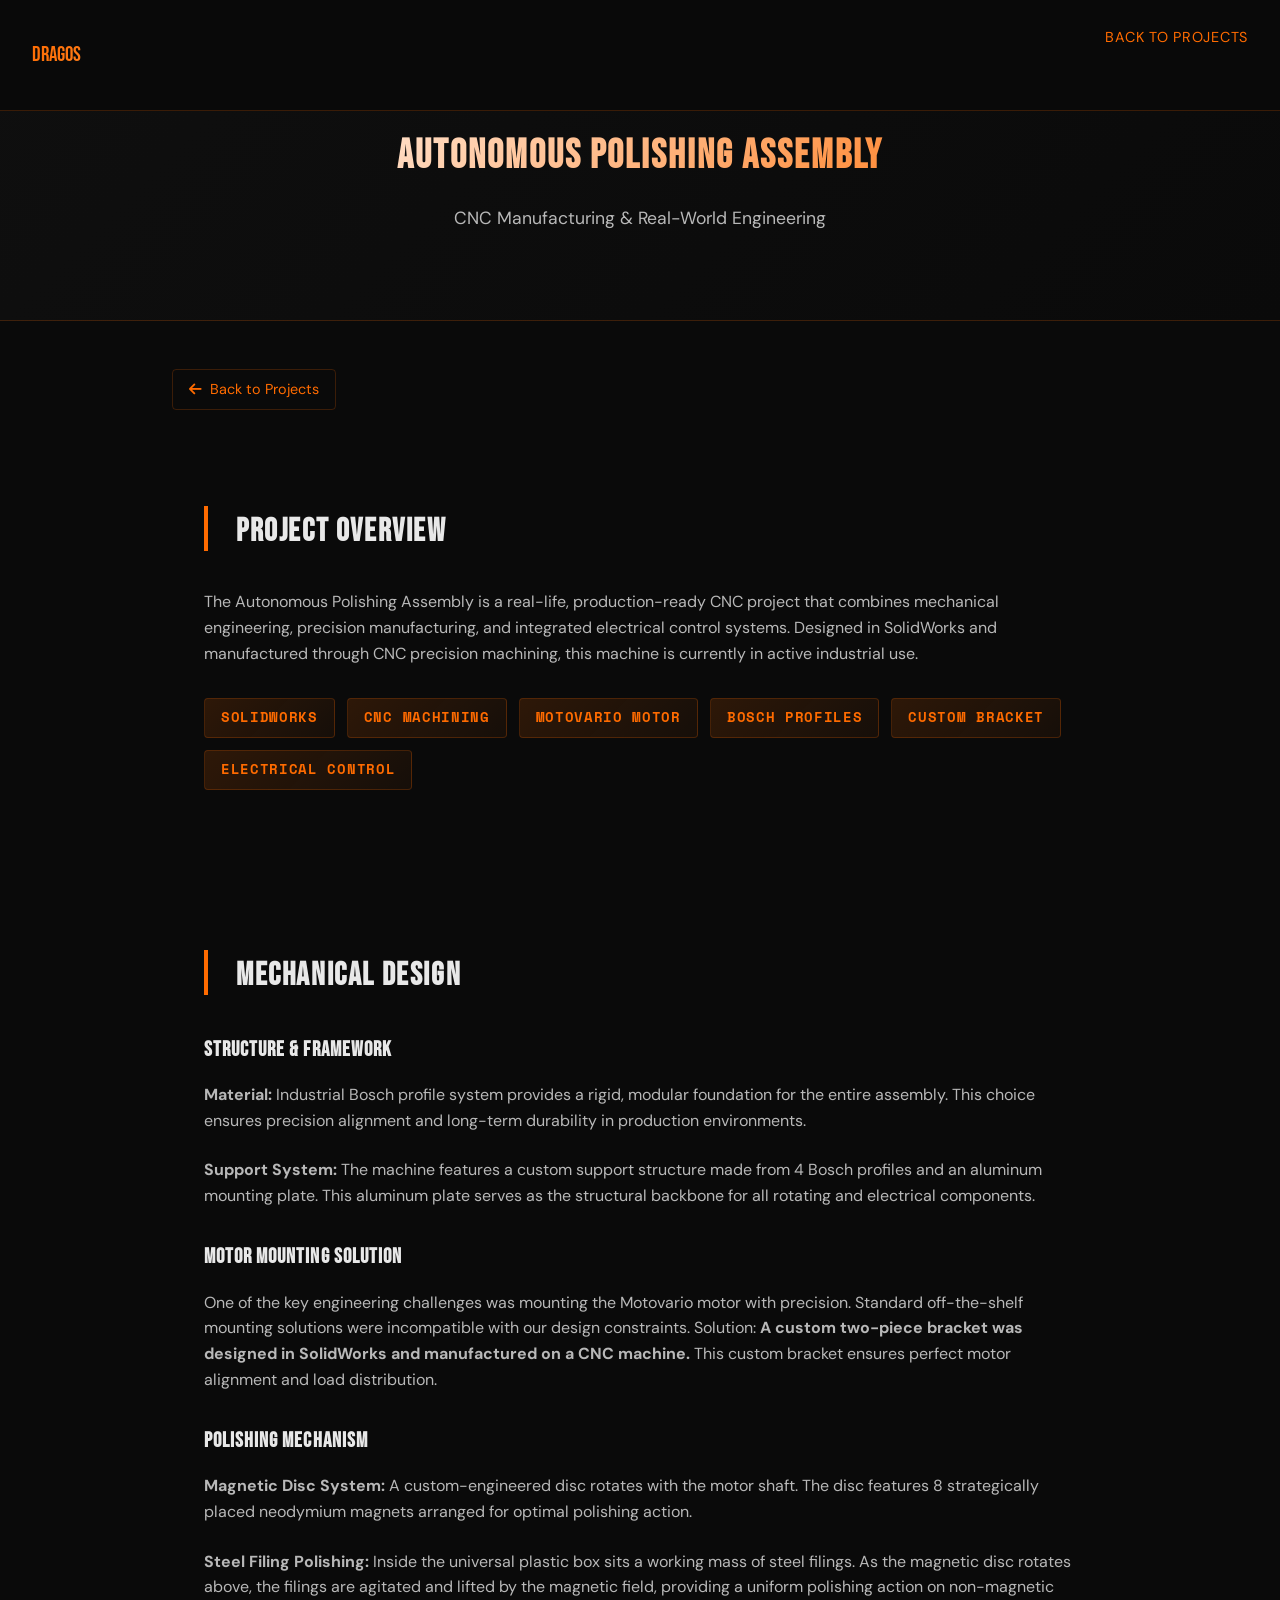
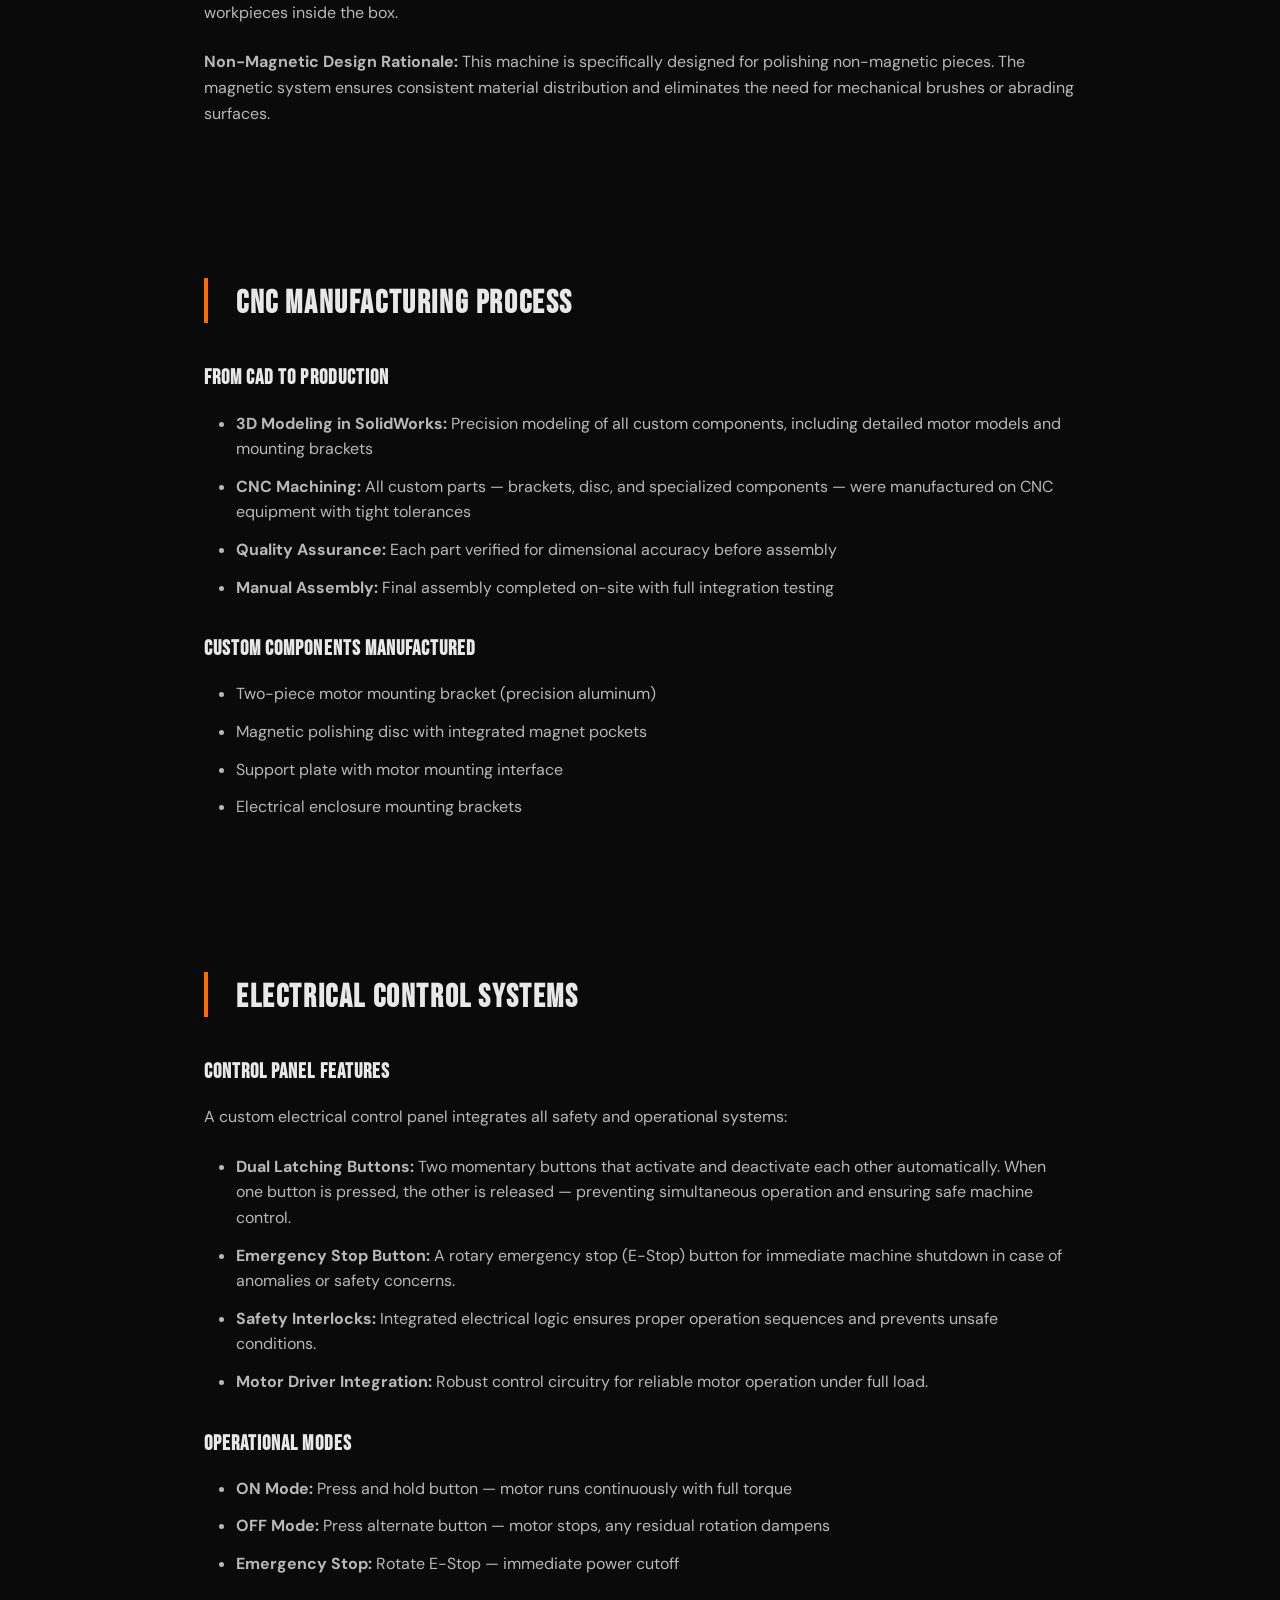
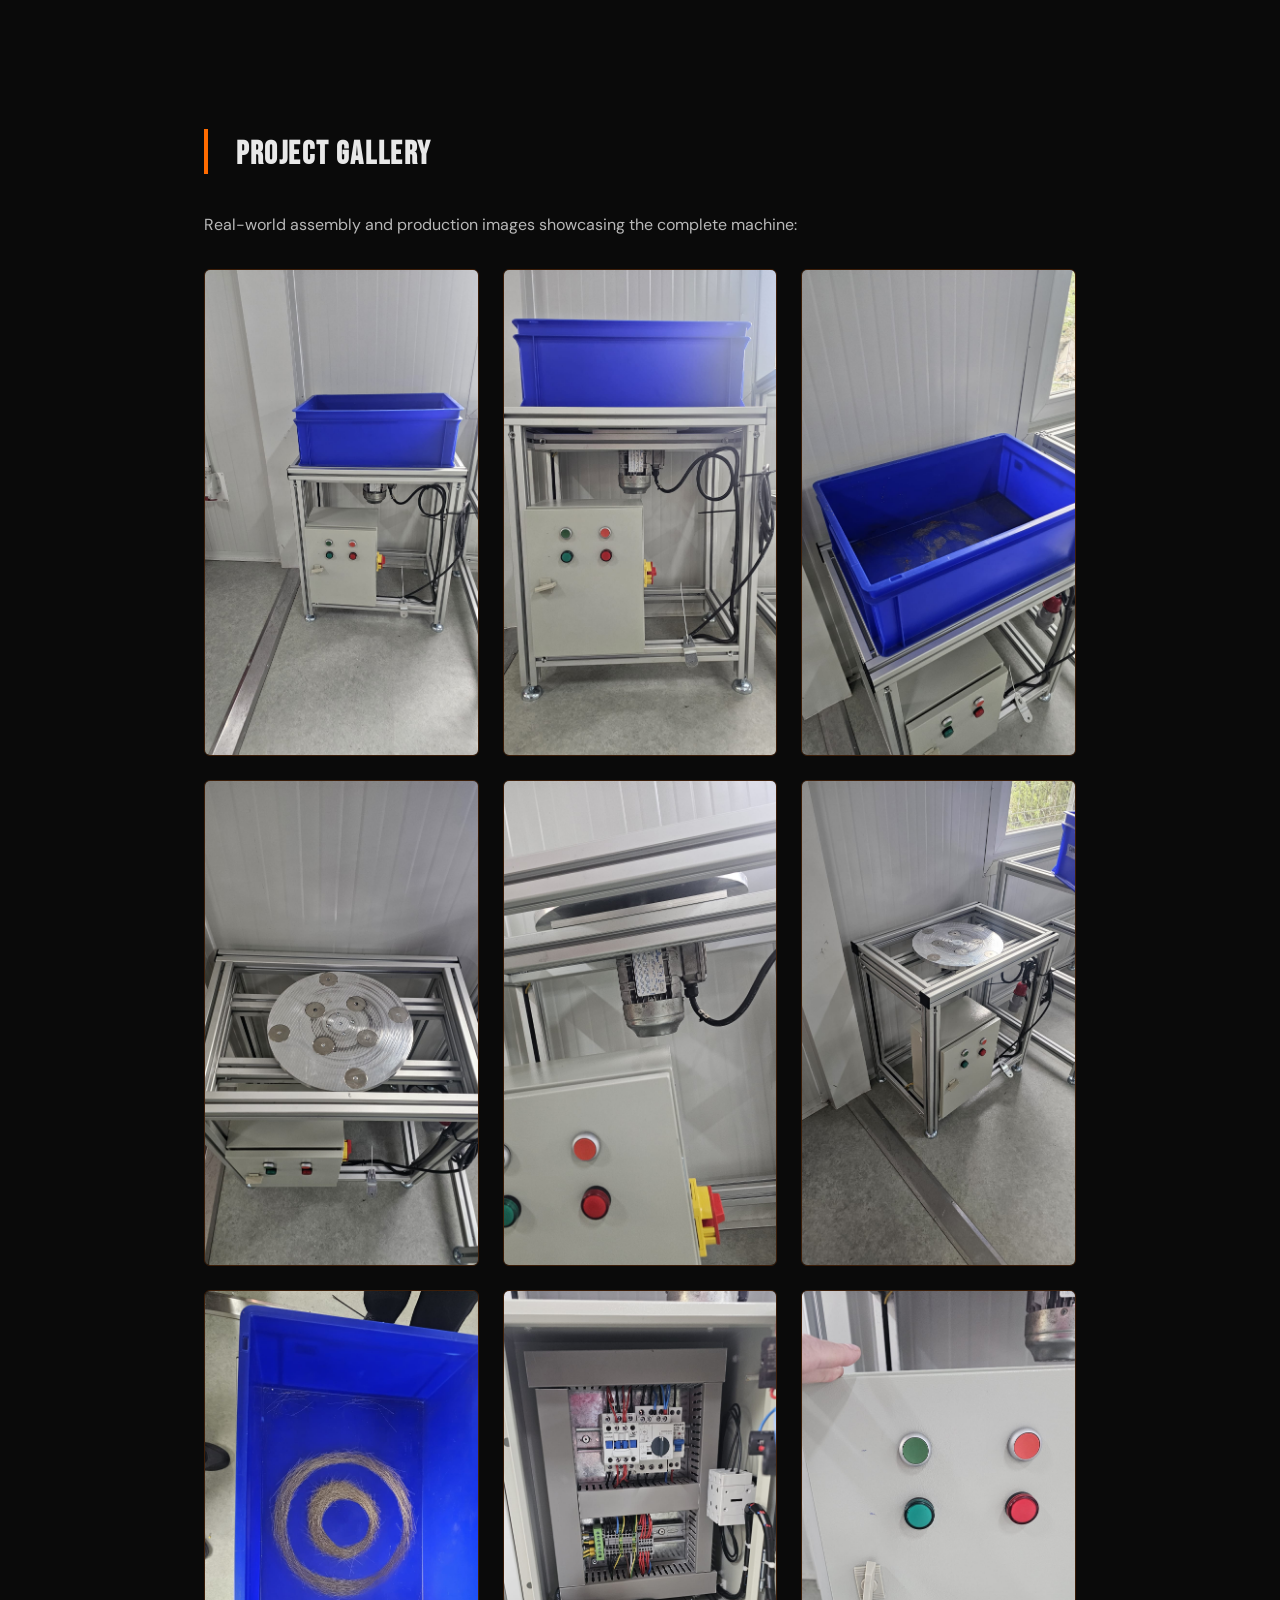
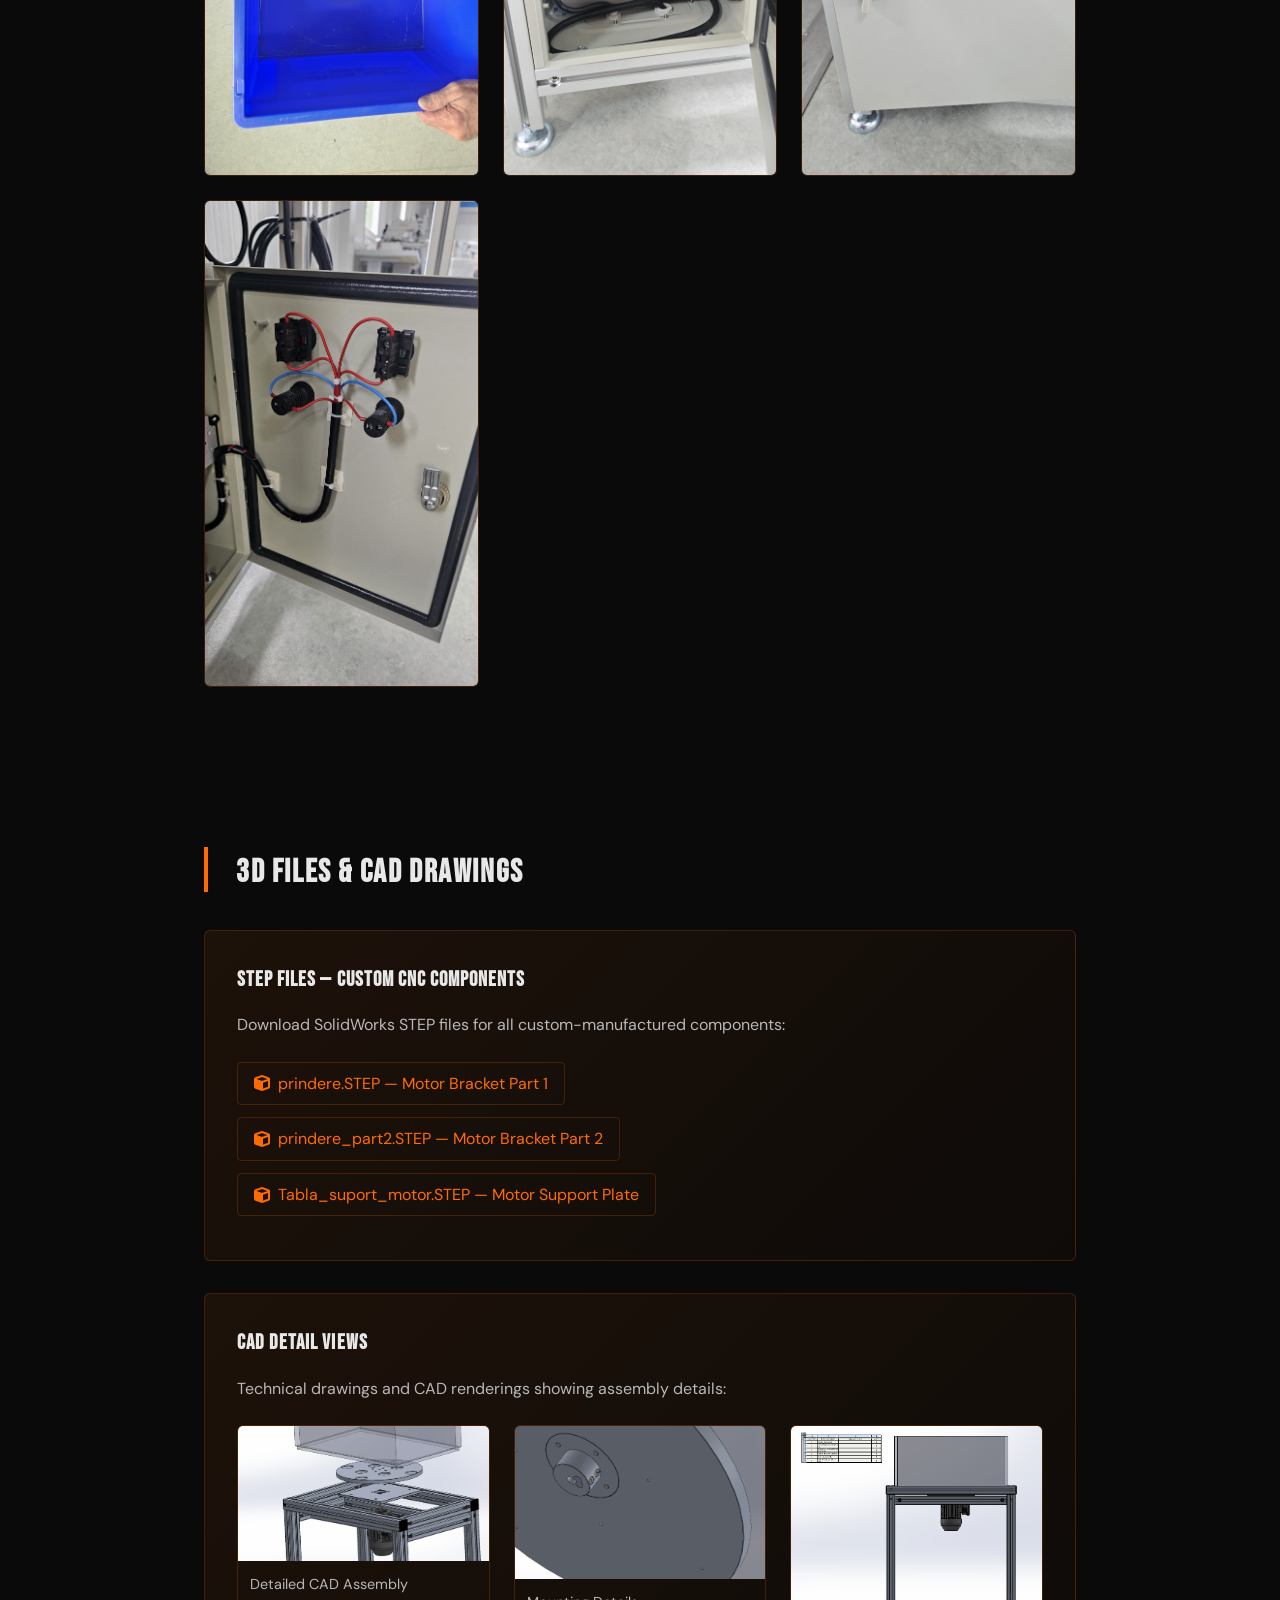
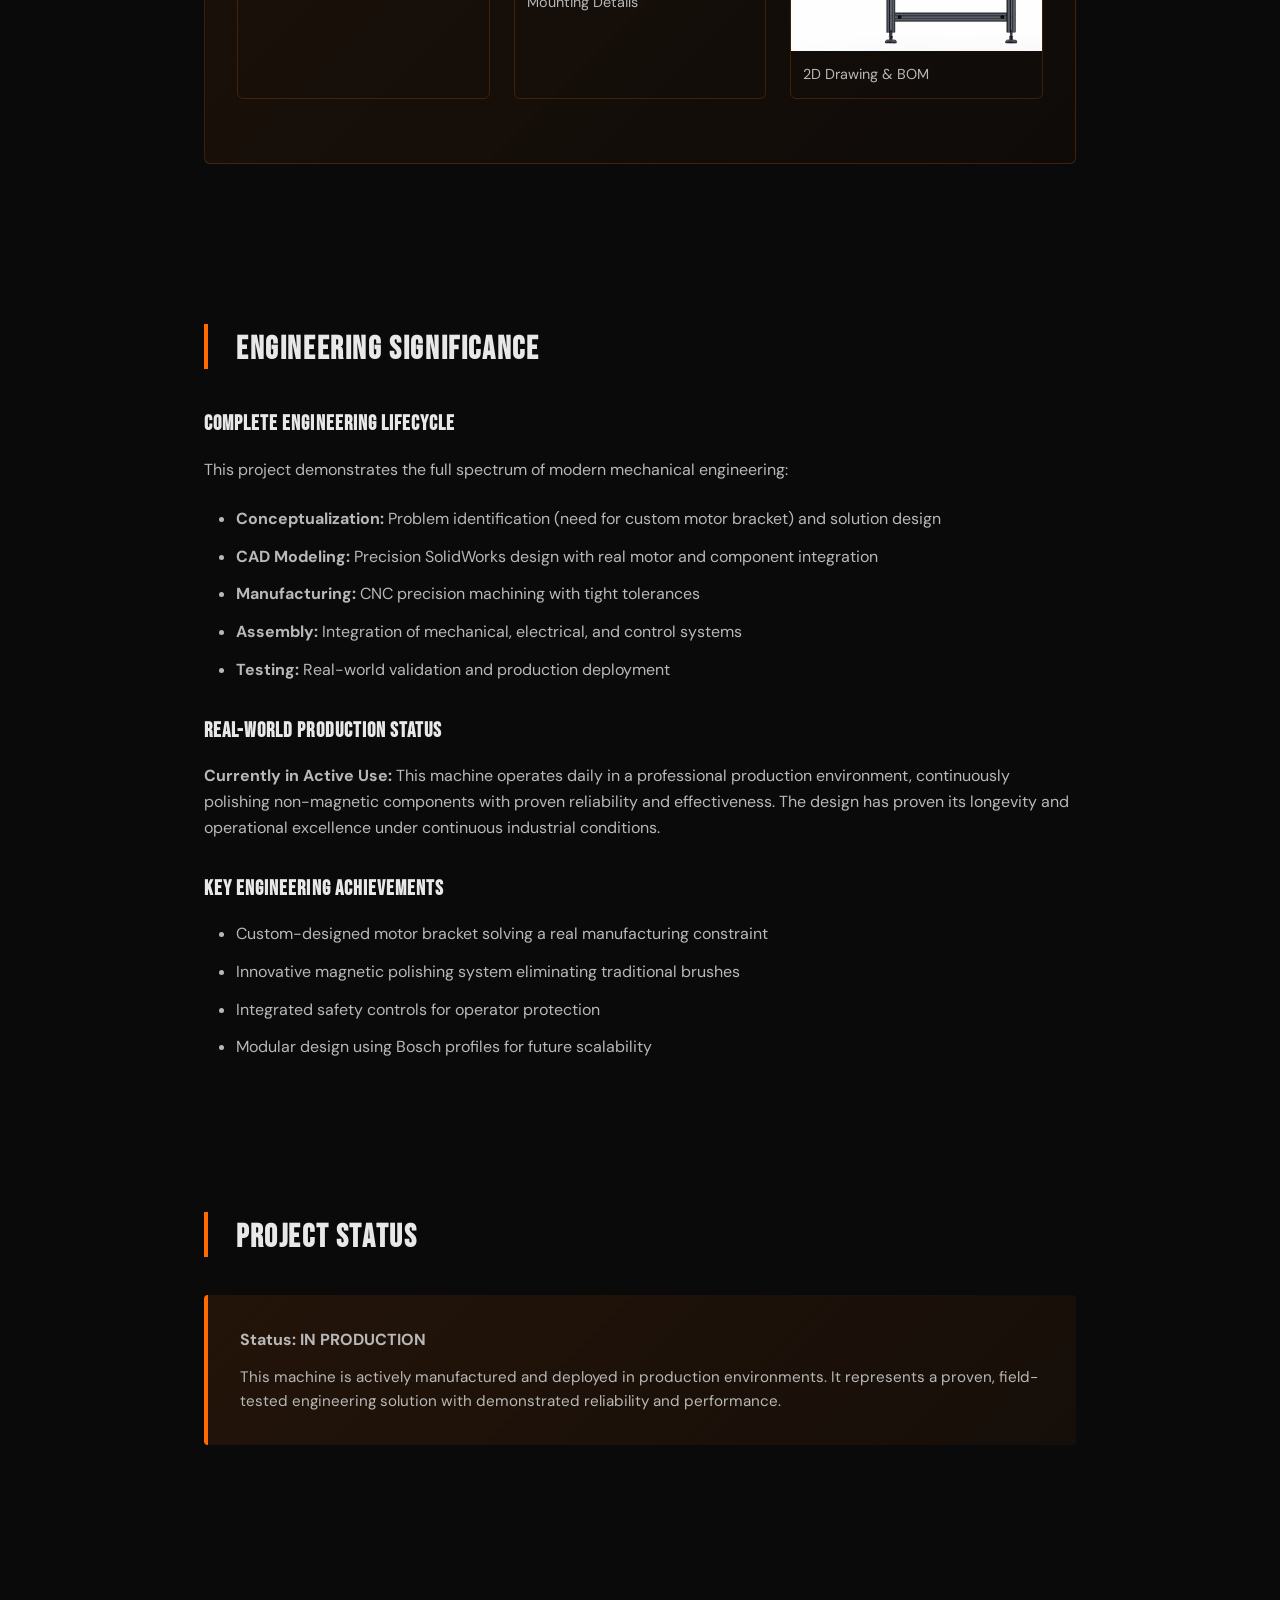
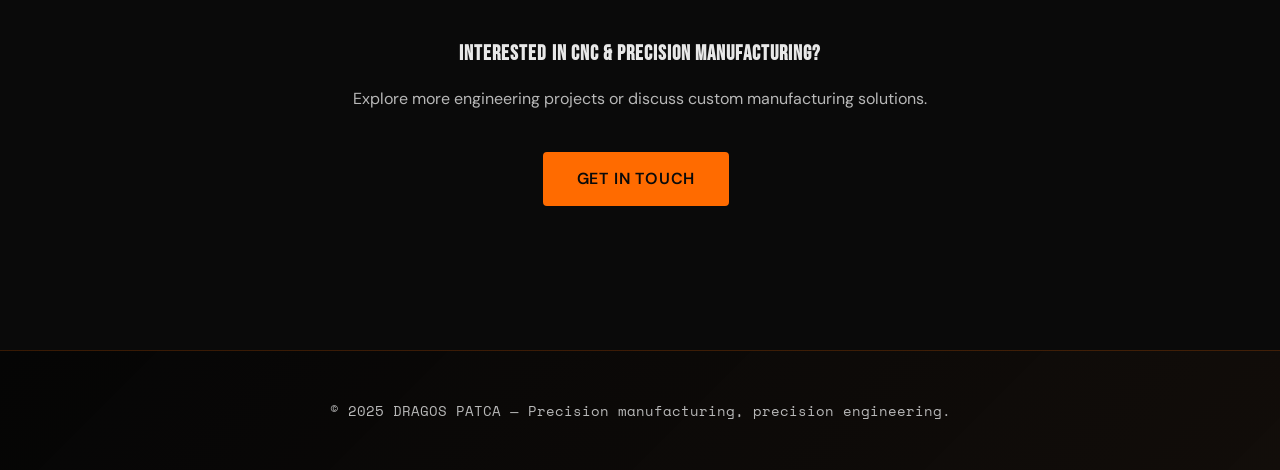
<file: autonomous-polishing.html>
<!DOCTYPE html>
<html lang="en">
<head>
    <meta charset="UTF-8">
    <meta name="viewport" content="width=device-width, initial-scale=1.0">
    <title>Autonomous Polishing Assembly — CNC Manufacturing Project</title>
    <link rel="icon" type="image/svg+xml" href="./images/favicon.svg">
    <link rel="preconnect" href="https://fonts.googleapis.com">
    <link rel="preconnect" href="https://fonts.gstatic.com" crossorigin>
    <link href="https://fonts.googleapis.com/css2?family=Bebas+Neue&family=DM+Sans:wght@400;500;700&family=Space+Mono:wght@400;700&display=swap" rel="stylesheet">
    <link rel="stylesheet" href="https://cdnjs.cloudflare.com/ajax/libs/font-awesome/6.4.0/css/all.min.css">
    <link rel="stylesheet" href="lightbox.css">

    <style>
        * {
            margin: 0;
            padding: 0;
            box-sizing: border-box;
        }

        html {
            scroll-behavior: smooth;
        }

        body {
            font-family: 'DM Sans', sans-serif;
            background-color: #0a0a0a;
            color: #e8e8e8;
            line-height: 1.6;
            overflow-x: hidden;
        }

        :root {
            --accent: #FF6B00;
            --text-primary: #e8e8e8;
            --text-secondary: #b8b8b8;
            --border: rgba(255, 107, 0, 0.2);
        }

        h1, h2, h3, h4 {
            font-family: 'Bebas Neue', sans-serif;
            font-weight: 700;
            letter-spacing: 0.05em;
            text-transform: uppercase;
        }

        h1 { font-size: 2.5rem; }
        h2 { font-size: 2rem; margin-bottom: 1.5rem; }
        h3 { font-size: 1.3rem; margin: 2rem 0 1rem; }

        p { margin-bottom: 1.5rem; color: var(--text-secondary); }

        a {
            color: var(--accent);
            text-decoration: none;
            transition: color 0.3s;
        }

        a:hover { color: #ff7d1a; }

        nav {
            position: fixed;
            top: 0;
            left: 0;
            right: 0;
            z-index: 1000;
            padding: 1.5rem 2rem;
            background: rgba(10, 10, 10, 0.95);
            backdrop-filter: blur(10px);
            border-bottom: 1px solid var(--border);
            display: flex;
            justify-content: space-between;
            align-items: center;
        }

        .nav-brand {
            font-family: 'Bebas Neue', sans-serif;
            font-size: 1.3rem;
            background: linear-gradient(135deg, var(--accent), #ff7d1a);
            -webkit-background-clip: text;
            -webkit-text-fill-color: transparent;
            background-clip: text;
            text-decoration: none;
        }

        .nav-links {
            display: flex;
            gap: 2rem;
            list-style: none;
        }

        .nav-links a {
            font-size: 0.9rem;
            letter-spacing: 0.05em;
            text-transform: uppercase;
            position: relative;
        }

        .nav-links a::after {
            content: '';
            position: absolute;
            bottom: -5px;
            left: 0;
            width: 100%;
            height: 2px;
            background: var(--accent);
            opacity: 0;
            transition: opacity 0.3s;
        }

        .nav-links a:hover::after { opacity: 1; }

        header.page-header {
            padding: calc(60px + 4rem) 2rem 4rem;
            background: linear-gradient(135deg, #0f0f0f 0%, #0a0a0a 100%);
            text-align: center;
            border-bottom: 1px solid var(--border);
        }

        header.page-header h1 {
            margin-bottom: 1rem;
            background: linear-gradient(135deg, #ffffff 0%, var(--accent) 100%);
            -webkit-background-clip: text;
            -webkit-text-fill-color: transparent;
            background-clip: text;
        }

        header.page-header p {
            font-size: 1.1rem;
            color: var(--text-secondary);
        }

        .container {
            max-width: 1000px;
            margin: 0 auto;
            padding: 0 2rem;
        }

        section {
            padding: 4rem 2rem;
        }

        .section-header {
            position: relative;
            padding-left: 2rem;
            margin-bottom: 2rem;
        }

        .section-header::before {
            content: '';
            position: absolute;
            left: 0;
            top: 0;
            width: 4px;
            height: 45px;
            background: var(--accent);
        }

        .tech-tags {
            display: flex;
            flex-wrap: wrap;
            gap: 0.75rem;
            margin: 2rem 0;
        }

        .tech-tag {
            display: inline-block;
            padding: 0.5rem 1rem;
            background: linear-gradient(135deg, rgba(255, 107, 0, 0.15), rgba(255, 107, 0, 0.05));
            border: 1px solid var(--border);
            color: var(--accent);
            font-size: 0.85rem;
            font-weight: 600;
            border-radius: 4px;
            font-family: 'Space Mono', monospace;
            letter-spacing: 0.05em;
            text-transform: uppercase;
        }

        .btn {
            display: inline-block;
            padding: 0.75rem 2rem;
            margin: 1rem 0.5rem 1rem 0;
            background: var(--accent);
            color: #0a0a0a;
            font-weight: 600;
            text-transform: uppercase;
            letter-spacing: 0.05em;
            border: 2px solid var(--accent);
            border-radius: 4px;
            transition: all 0.3s;
        }

        .btn:hover {
            background: transparent;
            color: var(--accent);
        }

        ul {
            margin-left: 2rem;
            margin-bottom: 1.5rem;
        }

        ul li {
            margin-bottom: 0.75rem;
            color: var(--text-secondary);
        }

        .gallery {
            display: grid;
            grid-template-columns: repeat(auto-fit, minmax(250px, 1fr));
            gap: 1.5rem;
            margin: 2rem 0;
        }

        .gallery-item {
            position: relative;
            overflow: hidden;
            border-radius: 6px;
            border: 1px solid var(--border);
            transition: all 0.3s;
        }

        .gallery-item:hover {
            transform: translateY(-5px);
            border-color: var(--accent);
        }

        .gallery-item img {
            width: 100%;
            height: auto;
            display: block;
        }

        .gallery-item a {
            display: block;
        }

        .download-section {
            background: linear-gradient(135deg, rgba(255, 107, 0, 0.08), rgba(255, 107, 0, 0.02));
            padding: 2rem;
            border: 1px solid var(--border);
            border-radius: 6px;
            margin: 2rem 0;
        }

        .download-section h3 {
            margin-top: 0;
        }

        .download-section ul {
            list-style: none;
            margin: 0;
        }

        .download-section li {
            margin: 0.75rem 0;
            padding-left: 0;
        }

        .download-section a {
            display: inline-flex;
            align-items: center;
            gap: 0.5rem;
            padding: 0.5rem 1rem;
            border: 1px solid var(--border);
            border-radius: 4px;
            transition: all 0.3s;
        }

        .download-section a:hover {
            border-color: var(--accent);
            background: rgba(255, 107, 0, 0.1);
        }

        footer {
            padding: 3rem 2rem;
            text-align: center;
            border-top: 1px solid var(--border);
            background: linear-gradient(135deg, rgba(0, 0, 0, 0.5), rgba(255, 107, 0, 0.03));
            margin-top: 4rem;
        }

        footer p {
            margin: 0;
            font-family: 'Space Mono', monospace;
            font-size: 0.9rem;
        }

        .back-link {
            display: inline-block;
            margin-bottom: 2rem;
            padding: 0.5rem 1rem;
            border: 1px solid var(--border);
            border-radius: 4px;
            font-size: 0.9rem;
            transition: all 0.3s;
        }

        .back-link:hover {
            border-color: var(--accent);
            background: rgba(255, 107, 0, 0.1);
        }

        @media (max-width: 768px) {
            nav {
                padding: 1rem 1.5rem;
            }

            .nav-links {
                display: none;
            }

            header.page-header {
                padding: calc(60px + 3rem) 1.5rem 3rem;
            }

            h1 { font-size: 2rem; }
            h2 { font-size: 1.5rem; }

            section {
                padding: 3rem 1.5rem;
            }

            .gallery {
                grid-template-columns: 1fr;
            }
        }
    </style>
</head>
<body>
    <!-- NAVIGATION -->
    <nav>
        <a href="index.html" class="nav-brand">DRAGOS</a>
        <ul class="nav-links">
            <li><a href="index.html#projects">Back to Projects</a></li>
        </ul>
    </nav>

    <!-- PAGE HEADER -->
    <header class="page-header">
        <div class="container">
            <h1>AUTONOMOUS POLISHING ASSEMBLY</h1>
            <p>CNC Manufacturing & Real-World Engineering</p>
        </div>
    </header>

    <div class="container">
        <!-- BACK LINK -->
        <div style="margin-top: 3rem;">
            <a href="index.html#projects" class="back-link">
                <i class="fas fa-arrow-left" style="margin-right: 0.5rem;"></i>Back to Projects
            </a>
        </div>

        <!-- PROJECT OVERVIEW -->
        <section>
            <div class="section-header">
                <h2>Project Overview</h2>
            </div>
            <p>The Autonomous Polishing Assembly is a real-life, production-ready CNC project that combines mechanical engineering, precision manufacturing, and integrated electrical control systems. Designed in SolidWorks and manufactured through CNC precision machining, this machine is currently in active industrial use.</p>

            <div class="tech-tags">
                <span class="tech-tag">SolidWorks</span>
                <span class="tech-tag">CNC Machining</span>
                <span class="tech-tag">Motovario Motor</span>
                <span class="tech-tag">Bosch Profiles</span>
                <span class="tech-tag">Custom Bracket</span>
                <span class="tech-tag">Electrical Control</span>
            </div>
        </section>

        <!-- MECHANICAL DESIGN -->
        <section>
            <div class="section-header">
                <h2>Mechanical Design</h2>
            </div>
            <h3>Structure & Framework</h3>
            <p><strong>Material:</strong> Industrial Bosch profile system provides a rigid, modular foundation for the entire assembly. This choice ensures precision alignment and long-term durability in production environments.</p>
            <p><strong>Support System:</strong> The machine features a custom support structure made from 4 Bosch profiles and an aluminum mounting plate. This aluminum plate serves as the structural backbone for all rotating and electrical components.</p>

            <h3>Motor Mounting Solution</h3>
            <p>One of the key engineering challenges was mounting the Motovario motor with precision. Standard off-the-shelf mounting solutions were incompatible with our design constraints. Solution: <strong>A custom two-piece bracket was designed in SolidWorks and manufactured on a CNC machine.</strong> This custom bracket ensures perfect motor alignment and load distribution.</p>

            <h3>Polishing Mechanism</h3>
            <p><strong>Magnetic Disc System:</strong> A custom-engineered disc rotates with the motor shaft. The disc features 8 strategically placed neodymium magnets arranged for optimal polishing action.</p>
            <p><strong>Steel Filing Polishing:</strong> Inside the universal plastic box sits a working mass of steel filings. As the magnetic disc rotates above, the filings are agitated and lifted by the magnetic field, providing a uniform polishing action on non-magnetic workpieces inside the box.</p>
            <p><strong>Non-Magnetic Design Rationale:</strong> This machine is specifically designed for polishing non-magnetic pieces. The magnetic system ensures consistent material distribution and eliminates the need for mechanical brushes or abrading surfaces.</p>
        </section>

        <!-- CNC MANUFACTURING -->
        <section>
            <div class="section-header">
                <h2>CNC Manufacturing Process</h2>
            </div>
            <h3>From CAD to Production</h3>
            <ul>
                <li><strong>3D Modeling in SolidWorks:</strong> Precision modeling of all custom components, including detailed motor models and mounting brackets</li>
                <li><strong>CNC Machining:</strong> All custom parts — brackets, disc, and specialized components — were manufactured on CNC equipment with tight tolerances</li>
                <li><strong>Quality Assurance:</strong> Each part verified for dimensional accuracy before assembly</li>
                <li><strong>Manual Assembly:</strong> Final assembly completed on-site with full integration testing</li>
            </ul>

            <h3>Custom Components Manufactured</h3>
            <ul>
                <li>Two-piece motor mounting bracket (precision aluminum)</li>
                <li>Magnetic polishing disc with integrated magnet pockets</li>
                <li>Support plate with motor mounting interface</li>
                <li>Electrical enclosure mounting brackets</li>
            </ul>
        </section>

        <!-- ELECTRICAL CONTROL -->
        <section>
            <div class="section-header">
                <h2>Electrical Control Systems</h2>
            </div>
            <h3>Control Panel Features</h3>
            <p>A custom electrical control panel integrates all safety and operational systems:</p>
            <ul>
                <li><strong>Dual Latching Buttons:</strong> Two momentary buttons that activate and deactivate each other automatically. When one button is pressed, the other is released — preventing simultaneous operation and ensuring safe machine control.</li>
                <li><strong>Emergency Stop Button:</strong> A rotary emergency stop (E-Stop) button for immediate machine shutdown in case of anomalies or safety concerns.</li>
                <li><strong>Safety Interlocks:</strong> Integrated electrical logic ensures proper operation sequences and prevents unsafe conditions.</li>
                <li><strong>Motor Driver Integration:</strong> Robust control circuitry for reliable motor operation under full load.</li>
            </ul>

            <h3>Operational Modes</h3>
            <ul>
                <li><strong>ON Mode:</strong> Press and hold button — motor runs continuously with full torque</li>
                <li><strong>OFF Mode:</strong> Press alternate button — motor stops, any residual rotation dampens</li>
                <li><strong>Emergency Stop:</strong> Rotate E-Stop — immediate power cutoff</li>
            </ul>
        </section>

        <!-- PROJECT GALLERY -->
        <section>
            <div class="section-header">
                <h2>Project Gallery</h2>
            </div>
            <p>Real-world assembly and production images showcasing the complete machine:</p>
            <div class="gallery">
                <div class="gallery-item" data-lightbox="project-photos" data-lb-alt="Assembly Overview">
                    <img src="images/P1.jpeg" alt="Assembly Overview" />
                </div>
                <div class="gallery-item" data-lightbox="project-photos" data-lb-alt="Motor Mounting">
                    <img src="images/P2.jpeg" alt="Motor Mounting" />
                </div>
                <div class="gallery-item" data-lightbox="project-photos" data-lb-alt="Electrical Panel">
                    <img src="images/P3.jpeg" alt="Electrical Panel" />
                </div>
                <div class="gallery-item" data-lightbox="project-photos" data-lb-alt="Detail Assembly">
                    <img src="images/P4.jpeg" alt="Detail Assembly" />
                </div>
                <div class="gallery-item" data-lightbox="project-photos" data-lb-alt="Structural Frame">
                    <img src="images/P5.jpeg" alt="Structural Frame" />
                </div>
                <div class="gallery-item" data-lightbox="project-photos" data-lb-alt="Magnetic Disc">
                    <img src="images/P6.jpeg" alt="Magnetic Disc" />
                </div>
                <div class="gallery-item" data-lightbox="project-photos" data-lb-alt="Control System">
                    <img src="images/P7.jpeg" alt="Control System" />
                </div>
                <div class="gallery-item" data-lightbox="project-photos" data-lb-alt="Full Assembly">
                    <img src="images/P8.jpeg" alt="Full Assembly" />
                </div>
                <div class="gallery-item" data-lightbox="project-photos" data-lb-alt="Production Ready">
                    <img src="images/P9.jpeg" alt="Production Ready" />
                </div>
                <div class="gallery-item" data-lightbox="project-photos" data-lb-alt="Final System">
                    <img src="images/P10.jpeg" alt="Final System" />
                </div>
            </div>
        </section>

        <!-- CAD DOCUMENTATION -->
        <section>
            <div class="section-header">
                <h2>3D Files & CAD Drawings</h2>
            </div>
            <div class="download-section">
                <h3>STEP Files — Custom CNC Components</h3>
                <p>Download SolidWorks STEP files for all custom-manufactured components:</p>
                <ul>
                    <li>
                        <a href="images/prindere.STEP" download>
                            <i class="fas fa-cube"></i> prindere.STEP — Motor Bracket Part 1
                        </a>
                    </li>
                    <li>
                        <a href="images/prindere_part2.STEP" download>
                            <i class="fas fa-cube"></i> prindere_part2.STEP — Motor Bracket Part 2
                        </a>
                    </li>
                    <li>
                        <a href="images/Tabla_suport_motor.STEP" download>
                            <i class="fas fa-cube"></i> Tabla_suport_motor.STEP — Motor Support Plate
                        </a>
                    </li>
                </ul>
            </div>

            <div class="download-section">
                <h3>CAD Detail Views</h3>
                <p>Technical drawings and CAD renderings showing assembly details:</p>
                <div class="gallery" style="margin-top: 1rem;">
                    <div class="gallery-item" data-lightbox="cad-views" data-lb-alt="Detailed CAD Assembly">
                        <img src="images/poza01.png" alt="CAD Detail 1" />
                        <p style="padding: 0.75rem; font-size: 0.9rem; margin: 0;">Detailed CAD Assembly</p>
                    </div>
                    <div class="gallery-item" data-lightbox="cad-views" data-lb-alt="Mounting Details">
                        <img src="images/poza02.png" alt="CAD Detail 2" />
                        <p style="padding: 0.75rem; font-size: 0.9rem; margin: 0;">Mounting Details</p>
                    </div>
                    <div class="gallery-item" data-lightbox="cad-views" data-lb-alt="2D Drawing & BOM">
                        <img src="images/poza3.png" alt="2D Drawing with BOM" />
                        <p style="padding: 0.75rem; font-size: 0.9rem; margin: 0;">2D Drawing & BOM</p>
                    </div>
                </div>
            </div>
        </section>

        <!-- PROJECT SIGNIFICANCE -->
        <section>
            <div class="section-header">
                <h2>Engineering Significance</h2>
            </div>
            <h3>Complete Engineering Lifecycle</h3>
            <p>This project demonstrates the full spectrum of modern mechanical engineering:</p>
            <ul>
                <li><strong>Conceptualization:</strong> Problem identification (need for custom motor bracket) and solution design</li>
                <li><strong>CAD Modeling:</strong> Precision SolidWorks design with real motor and component integration</li>
                <li><strong>Manufacturing:</strong> CNC precision machining with tight tolerances</li>
                <li><strong>Assembly:</strong> Integration of mechanical, electrical, and control systems</li>
                <li><strong>Testing:</strong> Real-world validation and production deployment</li>
            </ul>

            <h3>Real-World Production Status</h3>
            <p><strong>Currently in Active Use:</strong> This machine operates daily in a professional production environment, continuously polishing non-magnetic components with proven reliability and effectiveness. The design has proven its longevity and operational excellence under continuous industrial conditions.</p>

            <h3>Key Engineering Achievements</h3>
            <ul>
                <li>Custom-designed motor bracket solving a real manufacturing constraint</li>
                <li>Innovative magnetic polishing system eliminating traditional brushes</li>
                <li>Integrated safety controls for operator protection</li>
                <li>Modular design using Bosch profiles for future scalability</li>
            </ul>
        </section>

        <!-- PROJECT STATUS -->
        <section>
            <div class="section-header">
                <h2>Project Status</h2>
            </div>
            <div style="background: linear-gradient(135deg, rgba(255, 107, 0, 0.1), rgba(255, 107, 0, 0.05)); padding: 2rem; border-left: 4px solid var(--accent); border-radius: 4px; margin: 2rem 0;">
                <p style="margin: 0;"><strong>Status: IN PRODUCTION</strong></p>
                <p style="margin: 0.75rem 0 0; font-size: 0.95rem;">This machine is actively manufactured and deployed in production environments. It represents a proven, field-tested engineering solution with demonstrated reliability and performance.</p>
            </div>
        </section>

        <!-- CALL TO ACTION -->
        <section style="text-align: center;">
            <h3>Interested in CNC & Precision Manufacturing?</h3>
            <p>Explore more engineering projects or discuss custom manufacturing solutions.</p>
            <a href="index.html#contact" class="btn">Get in Touch</a>
        </section>
    </div>

    <!-- FOOTER -->
    <footer>
        <p>© 2025 DRAGOS PATCA — Precision manufacturing, precision engineering.</p>
    </footer>

<script src="lightbox.js"></script>
<script>
    Lightbox.init();
</script>
</body>
</html>
</file>
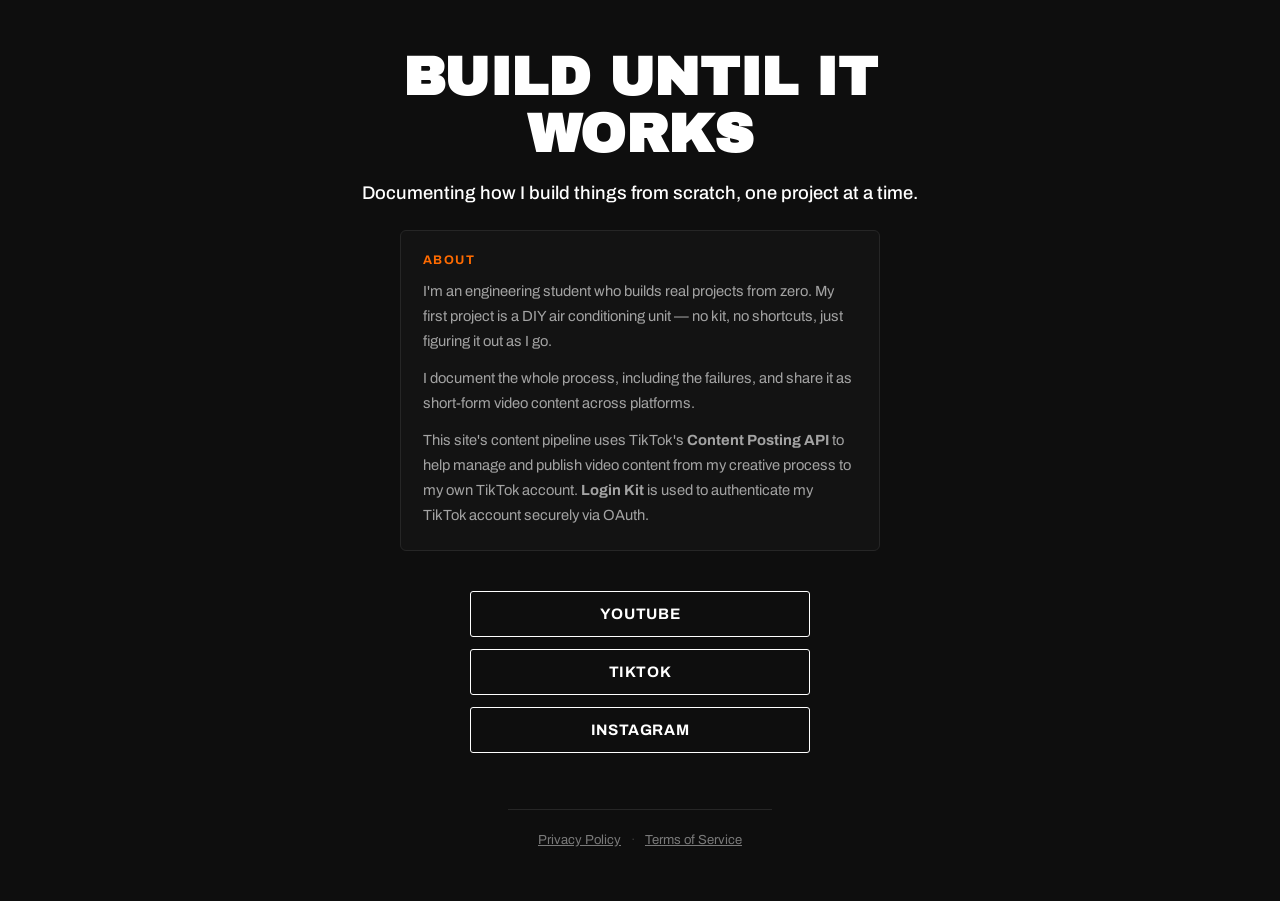
<file: build-until-it-works.html>
<!DOCTYPE html>
<html lang="en">
<head>
<meta charset="utf-8">
<meta name="viewport" content="width=device-width, initial-scale=1">
<title>Build Until It Works</title>
<meta name="description" content="Documenting how I build things from scratch, one project at a time.">
<link rel="preconnect" href="https://fonts.googleapis.com">
<link rel="preconnect" href="https://fonts.gstatic.com" crossorigin>
<link href="https://fonts.googleapis.com/css2?family=Archivo+Black&family=Archivo:wght@400;500;700&display=swap" rel="stylesheet">
<link rel="stylesheet" href="buiw-style.css">
</head>
<body class="landing">
  <main>
    <h1 class="brand">Build Until It Works</h1>
    <p class="subtitle">Documenting how I build things from scratch, one project at a time.</p>

    <div class="about-block">
      <h2>About</h2>
      <p>
        I'm an engineering student who builds real projects from zero. My first project is a
        DIY air conditioning unit — no kit, no shortcuts, just figuring it out as I go.
      </p>
      <p>
        I document the whole process, including the failures, and share it as short-form video
        content across platforms.
      </p>
      <p>
        This site's content pipeline uses TikTok's <strong>Content Posting API</strong> to help
        manage and publish video content from my creative process to my own TikTok account.
        <strong>Login Kit</strong> is used to authenticate my TikTok account securely via OAuth.
      </p>
    </div>

    <nav class="links">
      <a href="https://www.youtube.com/@BuildUntilItWorks" target="_blank" rel="noopener">YouTube</a>
      <a href="https://www.tiktok.com/@build.until.it.works" target="_blank" rel="noopener">TikTok</a>
      <a href="https://www.instagram.com/builduntilitworks/" target="_blank" rel="noopener">Instagram</a>
    </nav>
  </main>
  <footer class="buiw-footer">
    <a href="privacy.html">Privacy Policy</a><span class="sep">·</span><a href="terms.html">Terms of Service</a>
  </footer>
</body>
</html>
</file>
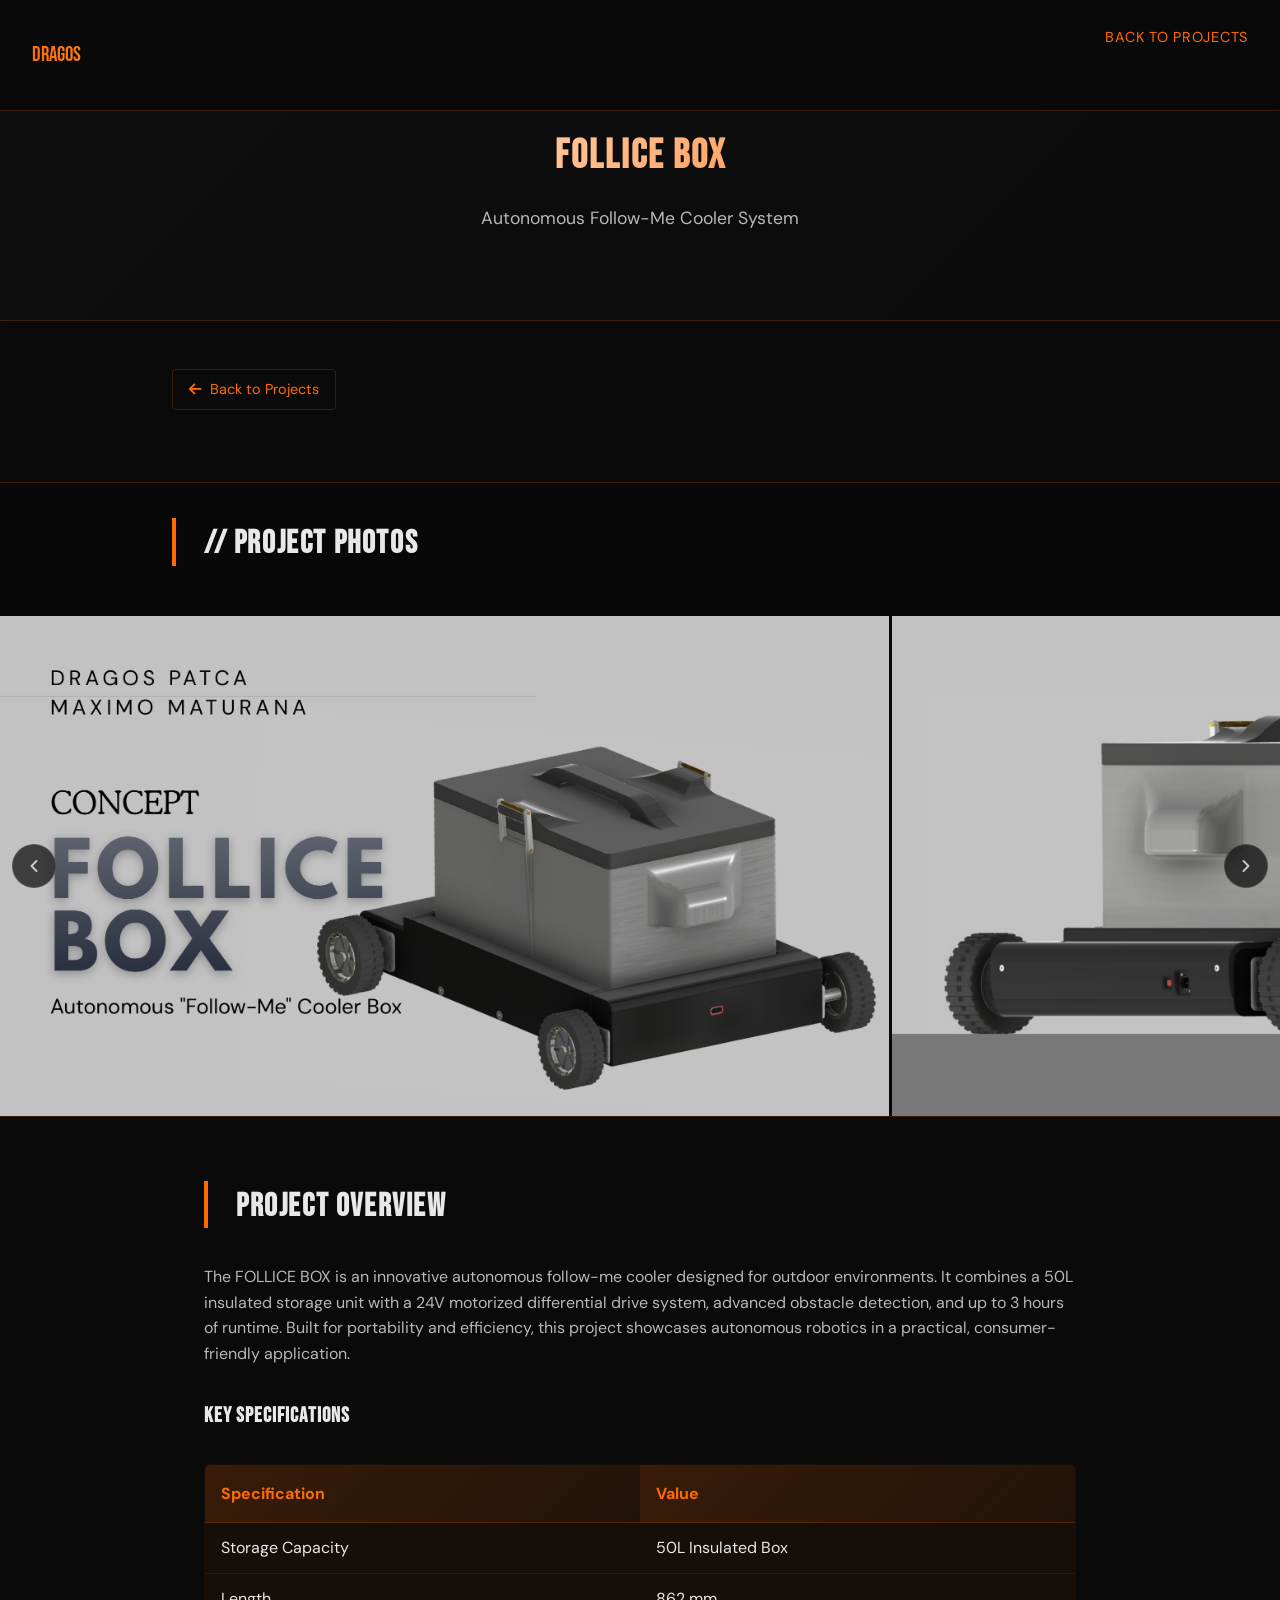
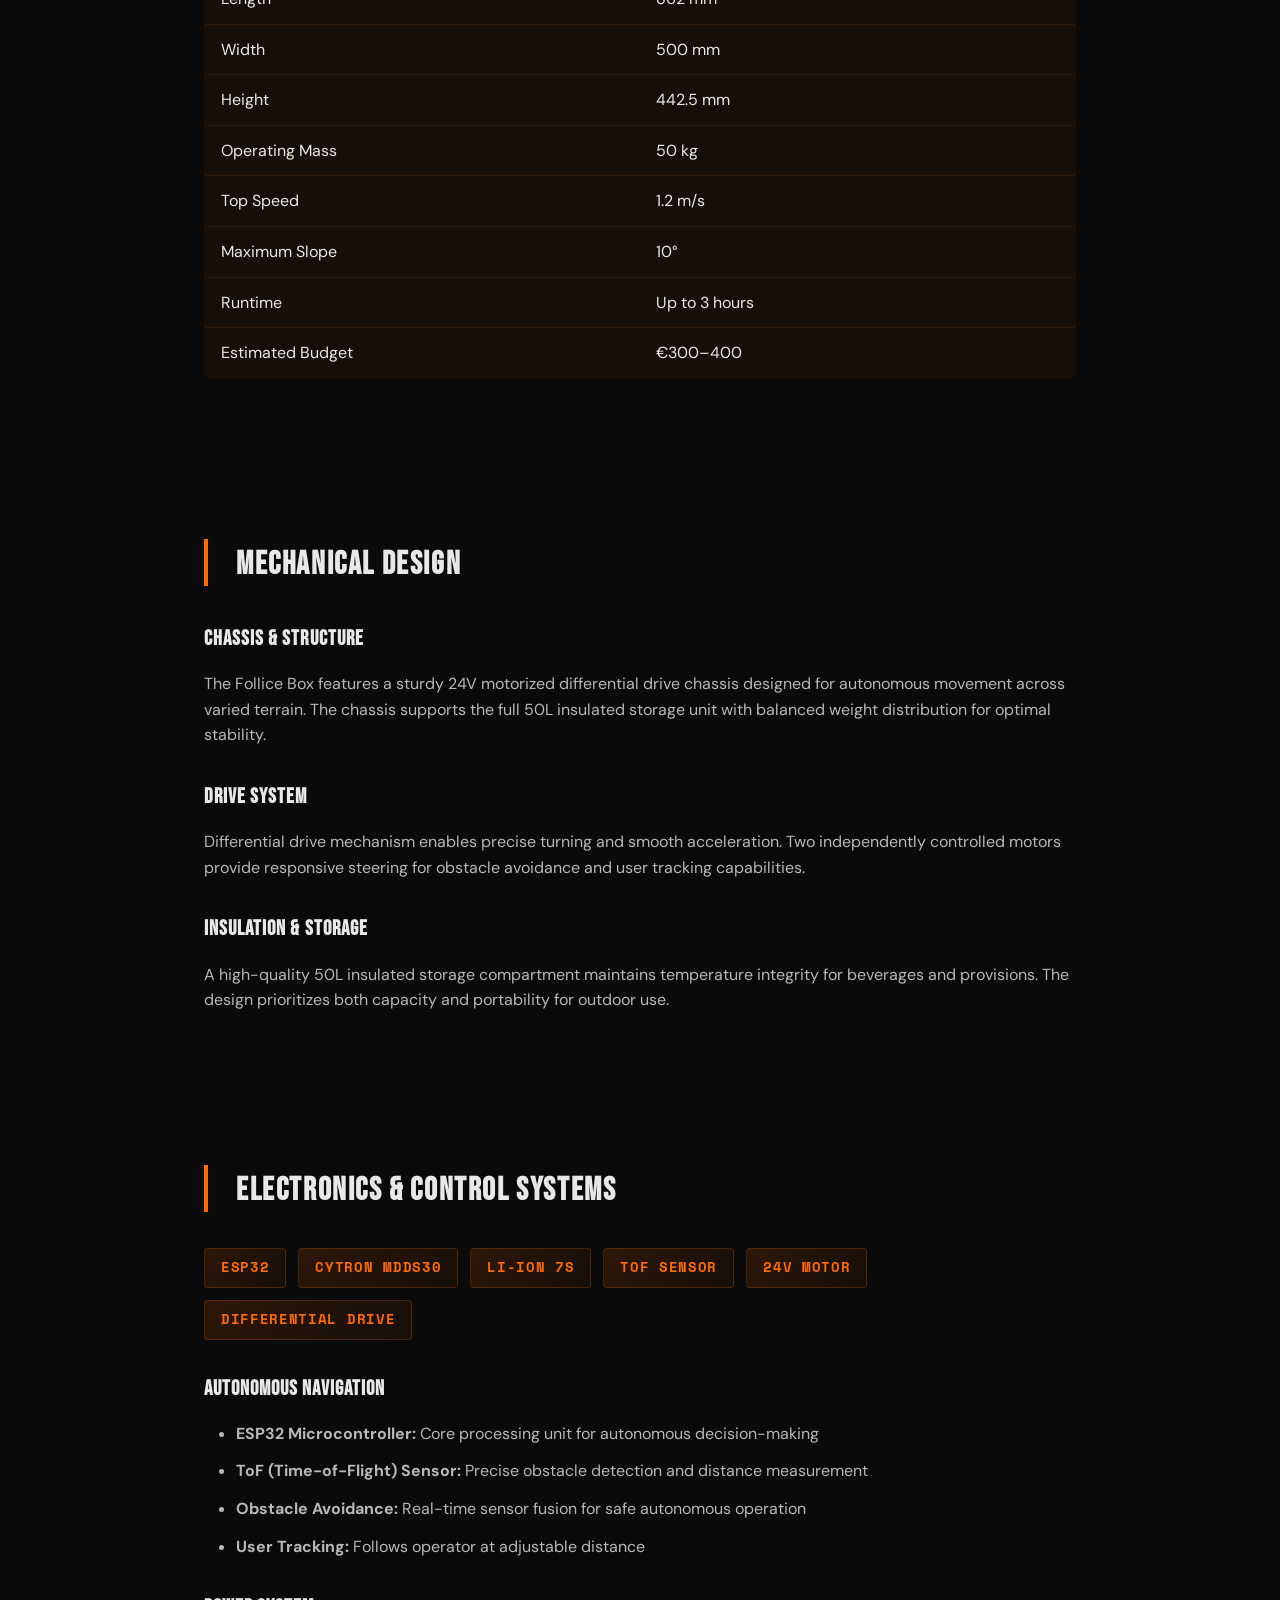
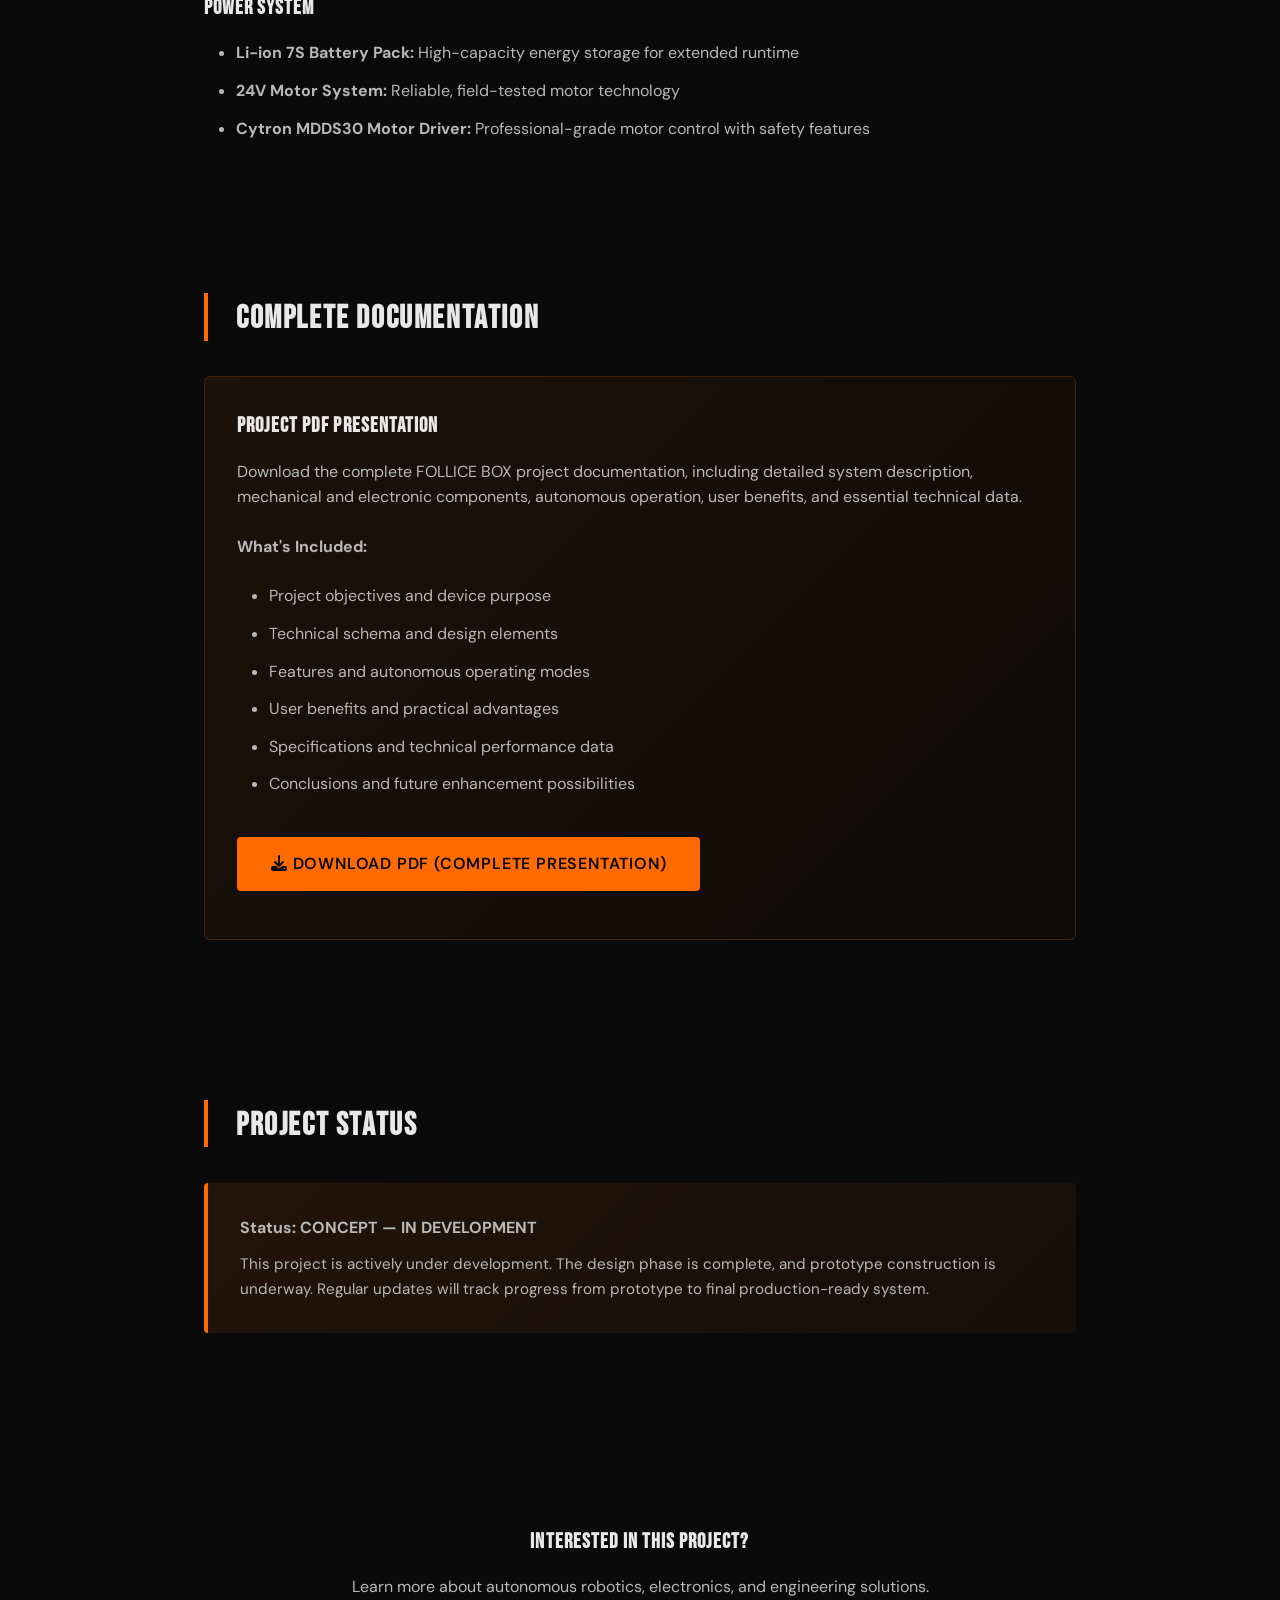
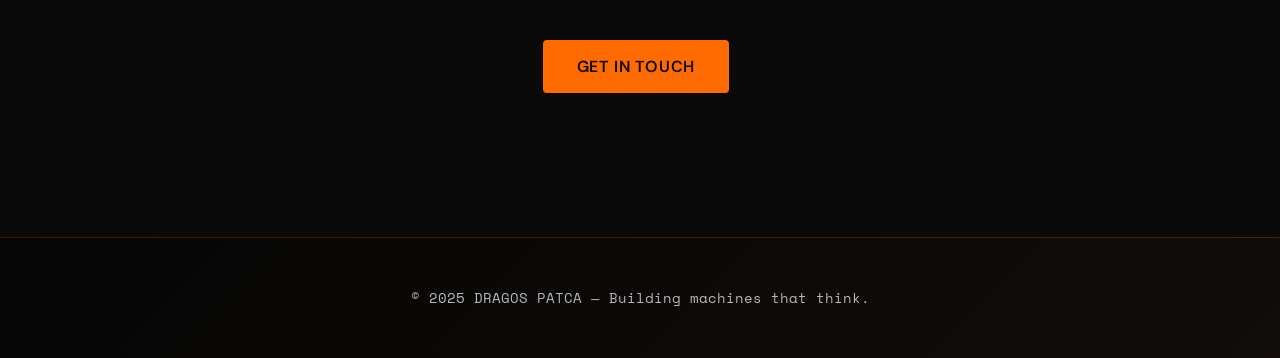
<file: follice-box.html>
<!DOCTYPE html>
<html lang="en">
<head>
    <meta charset="UTF-8">
    <meta name="viewport" content="width=device-width, initial-scale=1.0">
    <title>Follice Box — Autonomous Robotics Project</title>
    <link rel="icon" type="image/svg+xml" href="./images/favicon.svg">
    <link rel="preconnect" href="https://fonts.googleapis.com">
    <link rel="preconnect" href="https://fonts.gstatic.com" crossorigin>
    <link href="https://fonts.googleapis.com/css2?family=Bebas+Neue&family=DM+Sans:wght@400;500;700&family=Space+Mono:wght@400;700&display=swap" rel="stylesheet">
    <link rel="stylesheet" href="https://cdnjs.cloudflare.com/ajax/libs/font-awesome/6.4.0/css/all.min.css">

    <style>
        * {
            margin: 0;
            padding: 0;
            box-sizing: border-box;
        }

        html {
            scroll-behavior: smooth;
        }

        body {
            font-family: 'DM Sans', sans-serif;
            background-color: #0a0a0a;
            color: #e8e8e8;
            line-height: 1.6;
            overflow-x: hidden;
        }

        :root {
            --accent: #FF6B00;
            --text-primary: #e8e8e8;
            --text-secondary: #b8b8b8;
            --border: rgba(255, 107, 0, 0.2);
        }

        h1, h2, h3, h4 {
            font-family: 'Bebas Neue', sans-serif;
            font-weight: 700;
            letter-spacing: 0.05em;
            text-transform: uppercase;
        }

        h1 { font-size: 2.5rem; }
        h2 { font-size: 2rem; margin-bottom: 1.5rem; }
        h3 { font-size: 1.3rem; margin: 2rem 0 1rem; }

        p { margin-bottom: 1.5rem; color: var(--text-secondary); }

        a {
            color: var(--accent);
            text-decoration: none;
            transition: color 0.3s;
        }

        a:hover { color: #ff7d1a; }

        nav {
            position: fixed;
            top: 0;
            left: 0;
            right: 0;
            z-index: 1000;
            padding: 1.5rem 2rem;
            background: rgba(10, 10, 10, 0.95);
            backdrop-filter: blur(10px);
            border-bottom: 1px solid var(--border);
            display: flex;
            justify-content: space-between;
            align-items: center;
        }

        .nav-brand {
            font-family: 'Bebas Neue', sans-serif;
            font-size: 1.3rem;
            background: linear-gradient(135deg, var(--accent), #ff7d1a);
            -webkit-background-clip: text;
            -webkit-text-fill-color: transparent;
            background-clip: text;
            text-decoration: none;
        }

        .nav-links {
            display: flex;
            gap: 2rem;
            list-style: none;
        }

        .nav-links a {
            font-size: 0.9rem;
            letter-spacing: 0.05em;
            text-transform: uppercase;
            position: relative;
        }

        .nav-links a::after {
            content: '';
            position: absolute;
            bottom: -5px;
            left: 0;
            width: 100%;
            height: 2px;
            background: var(--accent);
            opacity: 0;
            transition: opacity 0.3s;
        }

        .nav-links a:hover::after { opacity: 1; }

        header.page-header {
            padding: calc(60px + 4rem) 2rem 4rem;
            background: linear-gradient(135deg, #0f0f0f 0%, #0a0a0a 100%);
            text-align: center;
            border-bottom: 1px solid var(--border);
        }

        header.page-header h1 {
            margin-bottom: 1rem;
            background: linear-gradient(135deg, #ffffff 0%, var(--accent) 100%);
            -webkit-background-clip: text;
            -webkit-text-fill-color: transparent;
            background-clip: text;
        }

        header.page-header p {
            font-size: 1.1rem;
            color: var(--text-secondary);
        }

        .container {
            max-width: 1000px;
            margin: 0 auto;
            padding: 0 2rem;
        }

        section {
            padding: 4rem 2rem;
        }

        .section-header {
            position: relative;
            padding-left: 2rem;
            margin-bottom: 2rem;
        }

        .section-header::before {
            content: '';
            position: absolute;
            left: 0;
            top: 0;
            width: 4px;
            height: 47.5px;
            background: var(--accent);
        }

        .specs-table {
            width: 100%;
            border-collapse: collapse;
            margin: 2rem 0;
            background: rgba(255, 107, 0, 0.05);
            border: 1px solid var(--border);
            border-radius: 6px;
            overflow: hidden;
        }

        .specs-table th {
            background: linear-gradient(135deg, rgba(255, 107, 0, 0.15), rgba(255, 107, 0, 0.05));
            padding: 1rem;
            text-align: left;
            font-weight: 700;
            color: var(--accent);
            border-bottom: 1px solid var(--border);
        }

        .specs-table td {
            padding: 0.75rem 1rem;
            border-bottom: 1px solid rgba(255, 107, 0, 0.1);
        }

        .specs-table tr:last-child td {
            border-bottom: none;
        }

        .tech-tags {
            display: flex;
            flex-wrap: wrap;
            gap: 0.75rem;
            margin: 2rem 0;
        }

        .tech-tag {
            display: inline-block;
            padding: 0.5rem 1rem;
            background: linear-gradient(135deg, rgba(255, 107, 0, 0.15), rgba(255, 107, 0, 0.05));
            border: 1px solid var(--border);
            color: var(--accent);
            font-size: 0.85rem;
            font-weight: 600;
            border-radius: 4px;
            font-family: 'Space Mono', monospace;
            letter-spacing: 0.05em;
            text-transform: uppercase;
        }

        .btn {
            display: inline-block;
            padding: 0.75rem 2rem;
            margin: 1rem 0.5rem 1rem 0;
            background: var(--accent);
            color: #0a0a0a;
            font-weight: 600;
            text-transform: uppercase;
            letter-spacing: 0.05em;
            border: 2px solid var(--accent);
            border-radius: 4px;
            transition: all 0.3s;
        }

        .btn:hover {
            background: transparent;
            color: var(--accent);
        }

        .pdf-section {
            background: linear-gradient(135deg, rgba(255, 107, 0, 0.08), rgba(255, 107, 0, 0.02));
            padding: 2rem;
            border: 1px solid var(--border);
            border-radius: 6px;
            margin: 2rem 0;
        }

        .pdf-section h3 {
            margin-top: 0;
        }

        ul {
            margin-left: 2rem;
            margin-bottom: 1.5rem;
        }

        ul li {
            margin-bottom: 0.75rem;
            color: var(--text-secondary);
        }

        footer {
            padding: 3rem 2rem;
            text-align: center;
            border-top: 1px solid var(--border);
            background: linear-gradient(135deg, rgba(0, 0, 0, 0.5), rgba(255, 107, 0, 0.03));
            margin-top: 4rem;
        }

        footer p {
            margin: 0;
            font-family: 'Space Mono', monospace;
            font-size: 0.9rem;
        }

        .back-link {
            display: inline-block;
            margin-bottom: 2rem;
            padding: 0.5rem 1rem;
            border: 1px solid var(--border);
            border-radius: 4px;
            font-size: 0.9rem;
            transition: all 0.3s;
        }

        .back-link:hover {
            border-color: var(--accent);
            background: rgba(255, 107, 0, 0.1);
        }

        /* ── Horizontal photo gallery ── */
        .pg-outer {
            width: 100vw;
            margin-left: calc(50% - 50vw);
            margin-top: 2.5rem;
            background: #080808;
            border-top: 1px solid var(--border);
            border-bottom: 1px solid var(--border);
        }

        .pg-header {
            max-width: 1000px;
            margin: 0 auto;
            padding: 2.2rem 2rem 1.4rem;
        }

        .pg-header .section-header {
            margin-bottom: 0;
        }

        .pg-wrap {
            position: relative;
        }

        .pg-track {
            display: flex;
            gap: 3px;
            overflow-x: scroll;
            scroll-behavior: smooth;
            -ms-overflow-style: none;
            scrollbar-width: none;
            cursor: grab;
        }

        .pg-track::-webkit-scrollbar { display: none; }
        .pg-track.is-dragging { cursor: grabbing; scroll-behavior: auto; }

        .pg-track img {
            height: 500px;
            width: auto;
            flex-shrink: 0;
            display: block;
            object-fit: contain;
            background: #0d0d0d;
            transition: transform 0.35s ease;
            user-select: none;
            -webkit-user-drag: none;
        }

        .pg-track img:hover { transform: scale(1.02); position: relative; z-index: 1; }

        .pg-arrow {
            position: absolute;
            top: 50%;
            transform: translateY(-50%);
            width: 44px;
            height: 44px;
            border-radius: 50%;
            background: rgba(10, 10, 10, 0.72);
            border: 1px solid rgba(255, 255, 255, 0.12);
            color: rgba(255, 255, 255, 0.75);
            display: flex;
            align-items: center;
            justify-content: center;
            cursor: pointer;
            z-index: 10;
            transition: background 0.18s, border-color 0.18s, color 0.18s, transform 0.15s;
            backdrop-filter: blur(8px);
            -webkit-backdrop-filter: blur(8px);
            padding: 0;
        }

        .pg-arrow:hover {
            background: rgba(255, 107, 0, 0.22);
            border-color: rgba(255, 107, 0, 0.55);
            color: #fff;
            transform: translateY(-50%) scale(1.08);
        }

        .pg-arrow:active { transform: translateY(-50%) scale(0.93); }
        .pg-arrow-l { left: 0.75rem; }
        .pg-arrow-r { right: 0.75rem; }

        .pg-hint {
            position: absolute;
            bottom: 0.9rem;
            right: 1.2rem;
            font-family: 'Space Mono', monospace;
            font-size: 0.68rem;
            letter-spacing: 0.14em;
            color: rgba(255, 255, 255, 0.32);
            pointer-events: none;
            animation: pgHint 3.5s ease forwards;
            animation-delay: 1s;
            opacity: 0;
        }

        @keyframes pgHint {
            0%   { opacity: 0; }
            12%  { opacity: 1; }
            78%  { opacity: 1; }
            100% { opacity: 0; }
        }

        @media (max-width: 768px) {
            nav { padding: 1rem 1.5rem; }
            .nav-links { display: none; }
            header.page-header { padding: calc(60px + 3rem) 1.5rem 3rem; }
            h1 { font-size: 2rem; }
            h2 { font-size: 1.5rem; }
            section { padding: 3rem 1.5rem; }
            .pg-track img { height: 280px; }
            .pg-arrow { width: 38px; height: 38px; }
            .pg-arrow-l { left: 0.4rem; }
            .pg-arrow-r { right: 0.4rem; }
        }

        @media (max-width: 480px) {
            .pg-track img { height: 220px; }
        }
    </style>
</head>
<body>
    <!-- NAVIGATION -->
    <nav>
        <a href="index.html" class="nav-brand">DRAGOS</a>
        <ul class="nav-links">
            <li><a href="index.html#projects">Back to Projects</a></li>
        </ul>
    </nav>

    <!-- PAGE HEADER -->
    <header class="page-header">
        <div class="container">
            <h1>FOLLICE BOX</h1>
            <p>Autonomous Follow-Me Cooler System</p>
        </div>
    </header>

    <div class="container">
        <!-- BACK LINK -->
        <div style="margin-top: 3rem;">
            <a href="index.html#projects" class="back-link">
                <i class="fas fa-arrow-left" style="margin-right: 0.5rem;"></i>Back to Projects
            </a>
        </div>

        <!-- Full-width horizontal gallery -->
        <div class="pg-outer">
            <div class="pg-header">
                <div class="section-header">
                    <h2>// Project Photos</h2>
                </div>
            </div>
            <div class="pg-wrap">
                <button class="pg-arrow pg-arrow-l" aria-label="Scroll left">
                    <svg viewBox="0 0 24 24" width="20" height="20" fill="none" stroke="currentColor" stroke-width="2.2" stroke-linecap="round" stroke-linejoin="round"><polyline points="15 18 9 12 15 6"/></svg>
                </button>
                <div class="pg-track" id="pgTrack">
                    <img src="pdf_images/page_01.png" alt="Follice Box — slide 1" loading="lazy">
                    <img src="pdf_images/page_02.png" alt="Follice Box — slide 2" loading="lazy">
                    <img src="pdf_images/page_03.png" alt="Follice Box — slide 3" loading="lazy">
                    <img src="pdf_images/page_04.png" alt="Follice Box — slide 4" loading="lazy">
                    <img src="pdf_images/page_05.png" alt="Follice Box — slide 5" loading="lazy">
                    <img src="pdf_images/page_06.png" alt="Follice Box — slide 6" loading="lazy">
                    <img src="pdf_images/page_07.png" alt="Follice Box — slide 7" loading="lazy">
                    <img src="pdf_images/page_08.png" alt="Follice Box — slide 8" loading="lazy">
                    <img src="pdf_images/page_09.png" alt="Follice Box — slide 9" loading="lazy">
                    <img src="pdf_images/page_10.png" alt="Follice Box — slide 10" loading="lazy">
                    <img src="pdf_images/page_11.png" alt="Follice Box — slide 11" loading="lazy">
                    <img src="pdf_images/page_12.png" alt="Follice Box — slide 12" loading="lazy">
                    <img src="pdf_images/page_13.png" alt="Follice Box — slide 13" loading="lazy">
                    <img src="pdf_images/page_14.png" alt="Follice Box — slide 14" loading="lazy">
                    <img src="pdf_images/page_15.png" alt="Follice Box — slide 15" loading="lazy">
                    <img src="pdf_images/page_16.png" alt="Follice Box — slide 16" loading="lazy">
                    <img src="pdf_images/page_17.png" alt="Follice Box — slide 17" loading="lazy">
                    <img src="pdf_images/page_18.png" alt="Follice Box — slide 18" loading="lazy">
                    <img src="pdf_images/page_19.png" alt="Follice Box — slide 19" loading="lazy">
                </div>
                <button class="pg-arrow pg-arrow-r" aria-label="Scroll right">
                    <svg viewBox="0 0 24 24" width="20" height="20" fill="none" stroke="currentColor" stroke-width="2.2" stroke-linecap="round" stroke-linejoin="round"><polyline points="9 18 15 12 9 6"/></svg>
                </button>
                <div class="pg-hint">scroll →</div>
            </div>
        </div>

        <!-- PROJECT OVERVIEW -->
        <section>
            <div class="section-header">
                <h2>Project Overview</h2>
            </div>
            <p>The FOLLICE BOX is an innovative autonomous follow-me cooler designed for outdoor environments. It combines a 50L insulated storage unit with a 24V motorized differential drive system, advanced obstacle detection, and up to 3 hours of runtime. Built for portability and efficiency, this project showcases autonomous robotics in a practical, consumer-friendly application.</p>

            <h3>Key Specifications</h3>
            <table class="specs-table">
                <tr>
                    <th>Specification</th>
                    <th>Value</th>
                </tr>
                <tr>
                    <td>Storage Capacity</td>
                    <td>50L Insulated Box</td>
                </tr>
                <tr>
                    <td>Length</td>
                    <td>862 mm</td>
                </tr>
                <tr>
                    <td>Width</td>
                    <td>500 mm</td>
                </tr>
                <tr>
                    <td>Height</td>
                    <td>442.5 mm</td>
                </tr>
                <tr>
                    <td>Operating Mass</td>
                    <td>50 kg</td>
                </tr>
                <tr>
                    <td>Top Speed</td>
                    <td>1.2 m/s</td>
                </tr>
                <tr>
                    <td>Maximum Slope</td>
                    <td>10°</td>
                </tr>
                <tr>
                    <td>Runtime</td>
                    <td>Up to 3 hours</td>
                </tr>
                <tr>
                    <td>Estimated Budget</td>
                    <td>€300–400</td>
                </tr>
            </table>
        </section>

        <!-- MECHANICAL DESIGN -->
        <section>
            <div class="section-header">
                <h2>Mechanical Design</h2>
            </div>
            <h3>Chassis & Structure</h3>
            <p>The Follice Box features a sturdy 24V motorized differential drive chassis designed for autonomous movement across varied terrain. The chassis supports the full 50L insulated storage unit with balanced weight distribution for optimal stability.</p>

            <h3>Drive System</h3>
            <p>Differential drive mechanism enables precise turning and smooth acceleration. Two independently controlled motors provide responsive steering for obstacle avoidance and user tracking capabilities.</p>

            <h3>Insulation & Storage</h3>
            <p>A high-quality 50L insulated storage compartment maintains temperature integrity for beverages and provisions. The design prioritizes both capacity and portability for outdoor use.</p>
        </section>

        <!-- ELECTRONICS & CONTROLS -->
        <section>
            <div class="section-header">
                <h2>Electronics & Control Systems</h2>
            </div>
            <div class="tech-tags">
                <span class="tech-tag">ESP32</span>
                <span class="tech-tag">Cytron MDDS30</span>
                <span class="tech-tag">Li-ion 7S</span>
                <span class="tech-tag">ToF Sensor</span>
                <span class="tech-tag">24V Motor</span>
                <span class="tech-tag">Differential Drive</span>
            </div>

            <h3>Autonomous Navigation</h3>
            <ul>
                <li><strong>ESP32 Microcontroller:</strong> Core processing unit for autonomous decision-making</li>
                <li><strong>ToF (Time-of-Flight) Sensor:</strong> Precise obstacle detection and distance measurement</li>
                <li><strong>Obstacle Avoidance:</strong> Real-time sensor fusion for safe autonomous operation</li>
                <li><strong>User Tracking:</strong> Follows operator at adjustable distance</li>
            </ul>

            <h3>Power System</h3>
            <ul>
                <li><strong>Li-ion 7S Battery Pack:</strong> High-capacity energy storage for extended runtime</li>
                <li><strong>24V Motor System:</strong> Reliable, field-tested motor technology</li>
                <li><strong>Cytron MDDS30 Motor Driver:</strong> Professional-grade motor control with safety features</li>
            </ul>
        </section>

        <!-- PROJECT PDF -->
        <section>
            <div class="section-header">
                <h2>Complete Documentation</h2>
            </div>
            <div class="pdf-section">
                <h3>Project PDF Presentation</h3>
                <p>Download the complete FOLLICE BOX project documentation, including detailed system description, mechanical and electronic components, autonomous operation, user benefits, and essential technical data.</p>
                <p><strong>What's Included:</strong></p>
                <ul>
                    <li>Project objectives and device purpose</li>
                    <li>Technical schema and design elements</li>
                    <li>Features and autonomous operating modes</li>
                    <li>User benefits and practical advantages</li>
                    <li>Specifications and technical performance data</li>
                    <li>Conclusions and future enhancement possibilities</li>
                </ul>
                <a href="FOLLICE%20BOX.pdf" class="btn" download>
                    <i class="fas fa-download"></i> Download PDF (Complete Presentation)
                </a>
            </div>

        </section>

        <!-- PROJECT STATUS -->
        <section>
            <div class="section-header">
                <h2>Project Status</h2>
            </div>
            <div style="background: linear-gradient(135deg, rgba(255, 107, 0, 0.1), rgba(255, 107, 0, 0.05)); padding: 2rem; border-left: 4px solid var(--accent); border-radius: 4px; margin: 2rem 0;">
                <p style="margin: 0;"><strong>Status: CONCEPT — IN DEVELOPMENT</strong></p>
                <p style="margin: 0.75rem 0 0; font-size: 0.95rem;">This project is actively under development. The design phase is complete, and prototype construction is underway. Regular updates will track progress from prototype to final production-ready system.</p>
            </div>
        </section>

        <!-- CALL TO ACTION -->
        <section style="text-align: center;">
            <h3>Interested in This Project?</h3>
            <p>Learn more about autonomous robotics, electronics, and engineering solutions.</p>
            <a href="index.html#contact" class="btn">Get in Touch</a>
        </section>
    </div>

    <!-- FOOTER -->
    <footer>
        <p>© 2025 DRAGOS PATCA — Building machines that think.</p>
    </footer>

<script>
(function () {
    var track  = document.getElementById('pgTrack');
    var btnL   = document.querySelector('.pg-arrow-l');
    var btnR   = document.querySelector('.pg-arrow-r');
    if (!track) return;

    function scrollAmt() { return Math.max(360, window.innerWidth * 0.55); }

    btnL.addEventListener('click', function () {
        track.scrollBy({ left: -scrollAmt(), behavior: 'smooth' });
    });
    btnR.addEventListener('click', function () {
        track.scrollBy({ left:  scrollAmt(), behavior: 'smooth' });
    });

    /* Mouse drag-to-scroll */
    var dragging = false, startX = 0, scrollStart = 0;

    track.addEventListener('mousedown', function (e) {
        dragging    = true;
        startX      = e.pageX;
        scrollStart = track.scrollLeft;
        track.classList.add('is-dragging');
    });

    window.addEventListener('mouseup', function () {
        dragging = false;
        track.classList.remove('is-dragging');
    });

    window.addEventListener('mousemove', function (e) {
        if (!dragging) return;
        e.preventDefault();
        track.scrollLeft = scrollStart - (e.pageX - startX);
    });
})();
</script>
</body>
</html>
</file>
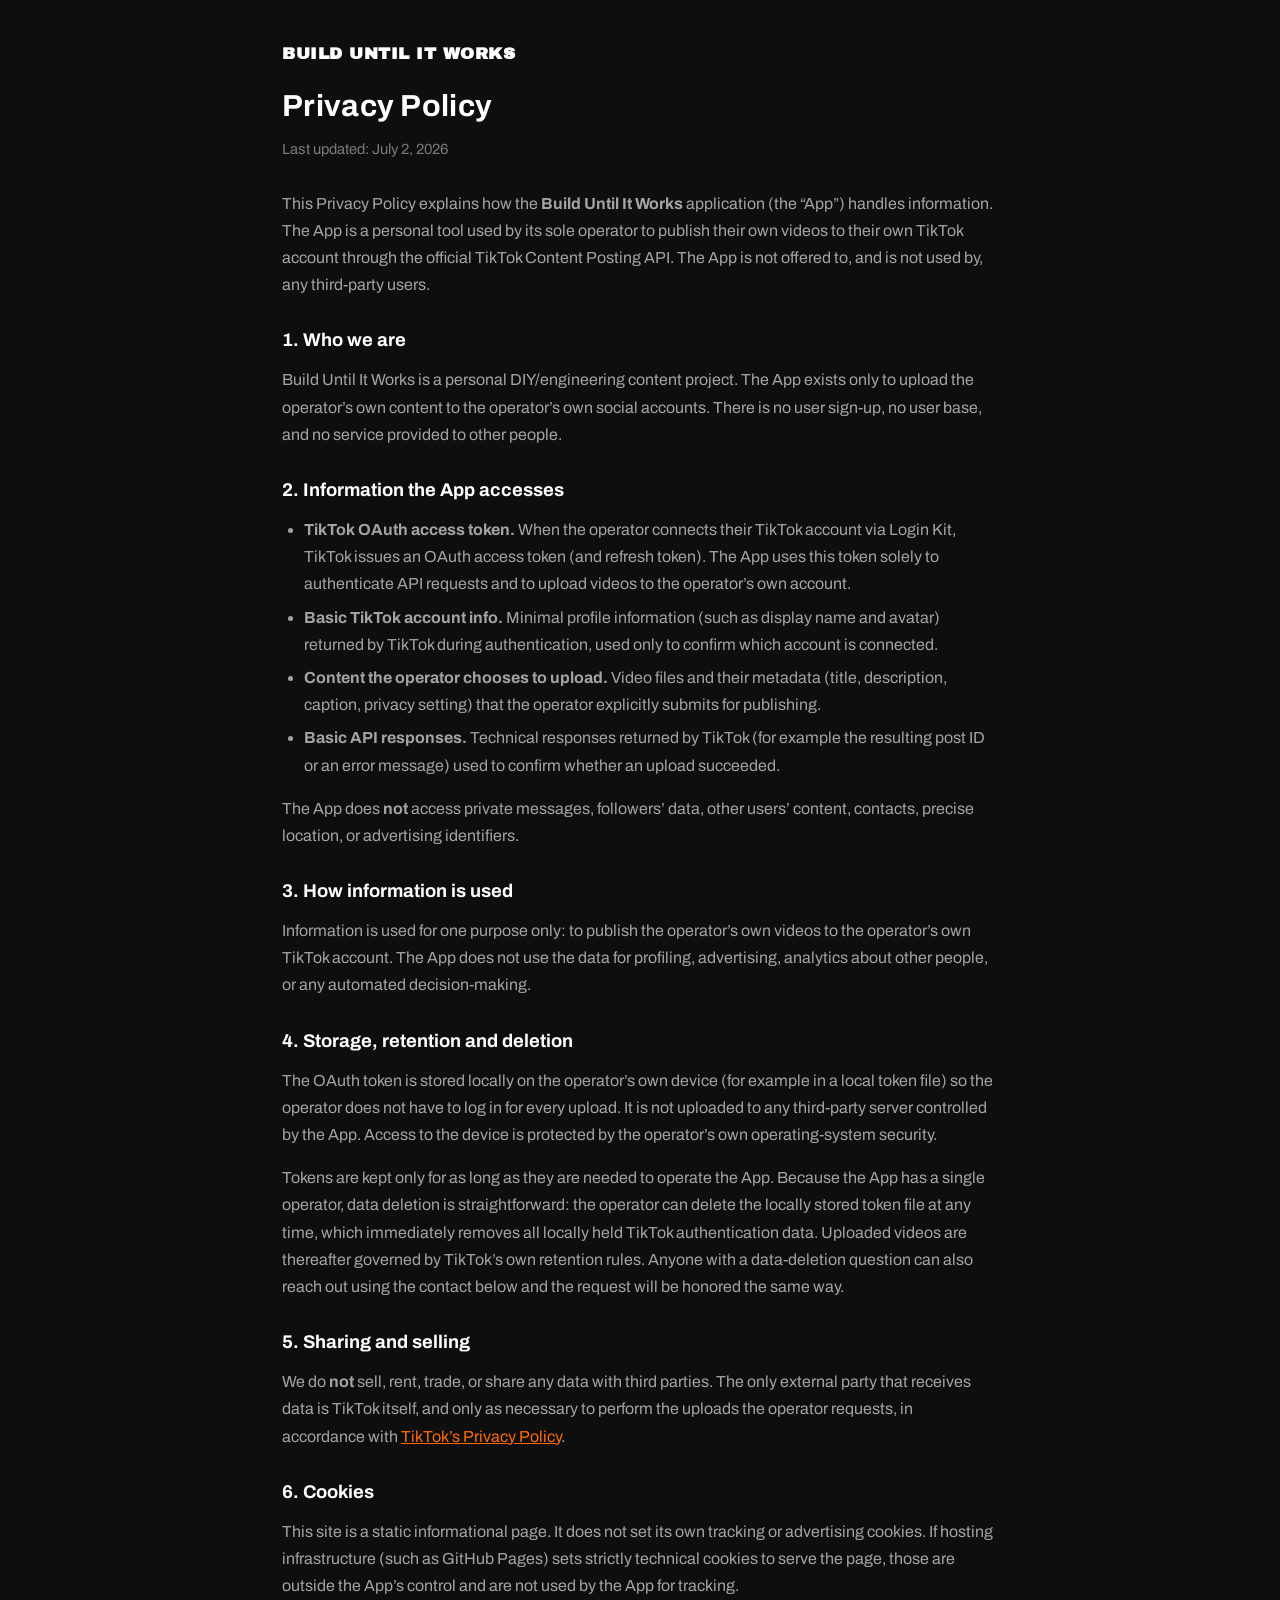
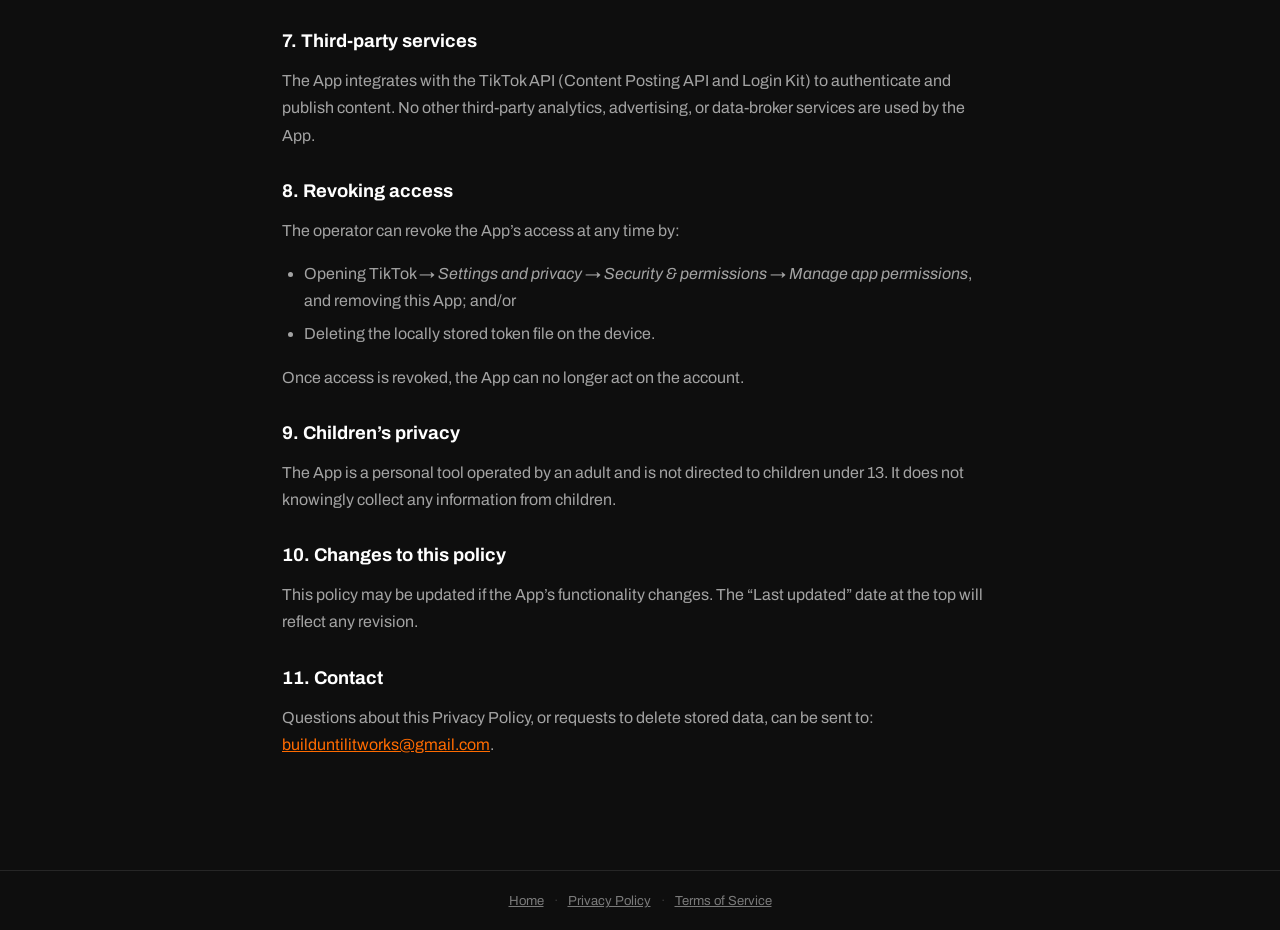
<file: privacy.html>
<!DOCTYPE html>
<html lang="en">
<head>
<meta charset="utf-8">
<meta name="viewport" content="width=device-width, initial-scale=1">
<title>Privacy Policy — Build Until It Works</title>
<link rel="preconnect" href="https://fonts.googleapis.com">
<link rel="preconnect" href="https://fonts.gstatic.com" crossorigin>
<link href="https://fonts.googleapis.com/css2?family=Archivo+Black&family=Archivo:wght@400;500;700&display=swap" rel="stylesheet">
<link rel="stylesheet" href="buiw-style.css">
</head>
<body class="legal">
  <div class="legal-wrap">
  <a class="brand-link" href="build-until-it-works.html">Build Until It Works</a>
  <h1>Privacy Policy</h1>
  <p class="updated">Last updated: July 2, 2026</p>

  <p>
    This Privacy Policy explains how the <strong>Build Until It Works</strong> application
    (the &ldquo;App&rdquo;) handles information. The App is a personal tool used by its sole
    operator to publish their own videos to their own TikTok account through the official
    TikTok Content Posting API. The App is not offered to, and is not used by, any third-party
    users.
  </p>

  <h2>1. Who we are</h2>
  <p>
    Build Until It Works is a personal DIY/engineering content project. The App exists only to
    upload the operator&rsquo;s own content to the operator&rsquo;s own social accounts. There is
    no user sign-up, no user base, and no service provided to other people.
  </p>

  <h2>2. Information the App accesses</h2>
  <ul>
    <li>
      <strong>TikTok OAuth access token.</strong> When the operator connects their TikTok
      account via Login Kit, TikTok issues an OAuth access token (and refresh token). The App
      uses this token solely to authenticate API requests and to upload videos to the
      operator&rsquo;s own account.
    </li>
    <li>
      <strong>Basic TikTok account info.</strong> Minimal profile information (such as display
      name and avatar) returned by TikTok during authentication, used only to confirm which
      account is connected.
    </li>
    <li>
      <strong>Content the operator chooses to upload.</strong> Video files and their metadata
      (title, description, caption, privacy setting) that the operator explicitly submits for
      publishing.
    </li>
    <li>
      <strong>Basic API responses.</strong> Technical responses returned by TikTok (for example
      the resulting post ID or an error message) used to confirm whether an upload succeeded.
    </li>
  </ul>
  <p>
    The App does <strong>not</strong> access private messages, followers&rsquo; data, other
    users&rsquo; content, contacts, precise location, or advertising identifiers.
  </p>

  <h2>3. How information is used</h2>
  <p>
    Information is used for one purpose only: to publish the operator&rsquo;s own videos to the
    operator&rsquo;s own TikTok account. The App does not use the data for profiling,
    advertising, analytics about other people, or any automated decision-making.
  </p>

  <h2>4. Storage, retention and deletion</h2>
  <p>
    The OAuth token is stored locally on the operator&rsquo;s own device (for example in a local
    token file) so the operator does not have to log in for every upload. It is not uploaded to
    any third-party server controlled by the App. Access to the device is protected by the
    operator&rsquo;s own operating-system security.
  </p>
  <p>
    Tokens are kept only for as long as they are needed to operate the App. Because the App has a
    single operator, data deletion is straightforward: the operator can delete the locally
    stored token file at any time, which immediately removes all locally held TikTok
    authentication data. Uploaded videos are thereafter governed by TikTok&rsquo;s own retention
    rules. Anyone with a data-deletion question can also reach out using the contact below and
    the request will be honored the same way.
  </p>

  <h2>5. Sharing and selling</h2>
  <p>
    We do <strong>not</strong> sell, rent, trade, or share any data with third parties. The only
    external party that receives data is TikTok itself, and only as necessary to perform the
    uploads the operator requests, in accordance with
    <a href="https://www.tiktok.com/legal/privacy-policy" target="_blank" rel="noopener">TikTok&rsquo;s Privacy Policy</a>.
  </p>

  <h2>6. Cookies</h2>
  <p>
    This site is a static informational page. It does not set its own tracking or advertising
    cookies. If hosting infrastructure (such as GitHub Pages) sets strictly technical cookies to
    serve the page, those are outside the App&rsquo;s control and are not used by the App for
    tracking.
  </p>

  <h2>7. Third-party services</h2>
  <p>
    The App integrates with the TikTok API (Content Posting API and Login Kit) to authenticate
    and publish content. No other third-party analytics, advertising, or data-broker services are
    used by the App.
  </p>

  <h2>8. Revoking access</h2>
  <p>
    The operator can revoke the App&rsquo;s access at any time by:
  </p>
  <ul>
    <li>Opening TikTok &rarr; <em>Settings and privacy</em> &rarr; <em>Security &amp; permissions</em> &rarr; <em>Manage app permissions</em>, and removing this App; and/or</li>
    <li>Deleting the locally stored token file on the device.</li>
  </ul>
  <p>Once access is revoked, the App can no longer act on the account.</p>

  <h2>9. Children&rsquo;s privacy</h2>
  <p>
    The App is a personal tool operated by an adult and is not directed to children under 13. It
    does not knowingly collect any information from children.
  </p>

  <h2>10. Changes to this policy</h2>
  <p>
    This policy may be updated if the App&rsquo;s functionality changes. The &ldquo;Last
    updated&rdquo; date at the top will reflect any revision.
  </p>

  <h2>11. Contact</h2>
  <p>
    Questions about this Privacy Policy, or requests to delete stored data, can be sent to:
    <a href="mailto:builduntilitworks@gmail.com">builduntilitworks@gmail.com</a>.
  </p>
  </div>
  <footer class="buiw-footer">
    <a href="build-until-it-works.html">Home</a><span class="sep">·</span><a href="privacy.html">Privacy Policy</a><span class="sep">·</span><a href="terms.html">Terms of Service</a>
  </footer>
</body>
</html>
</file>
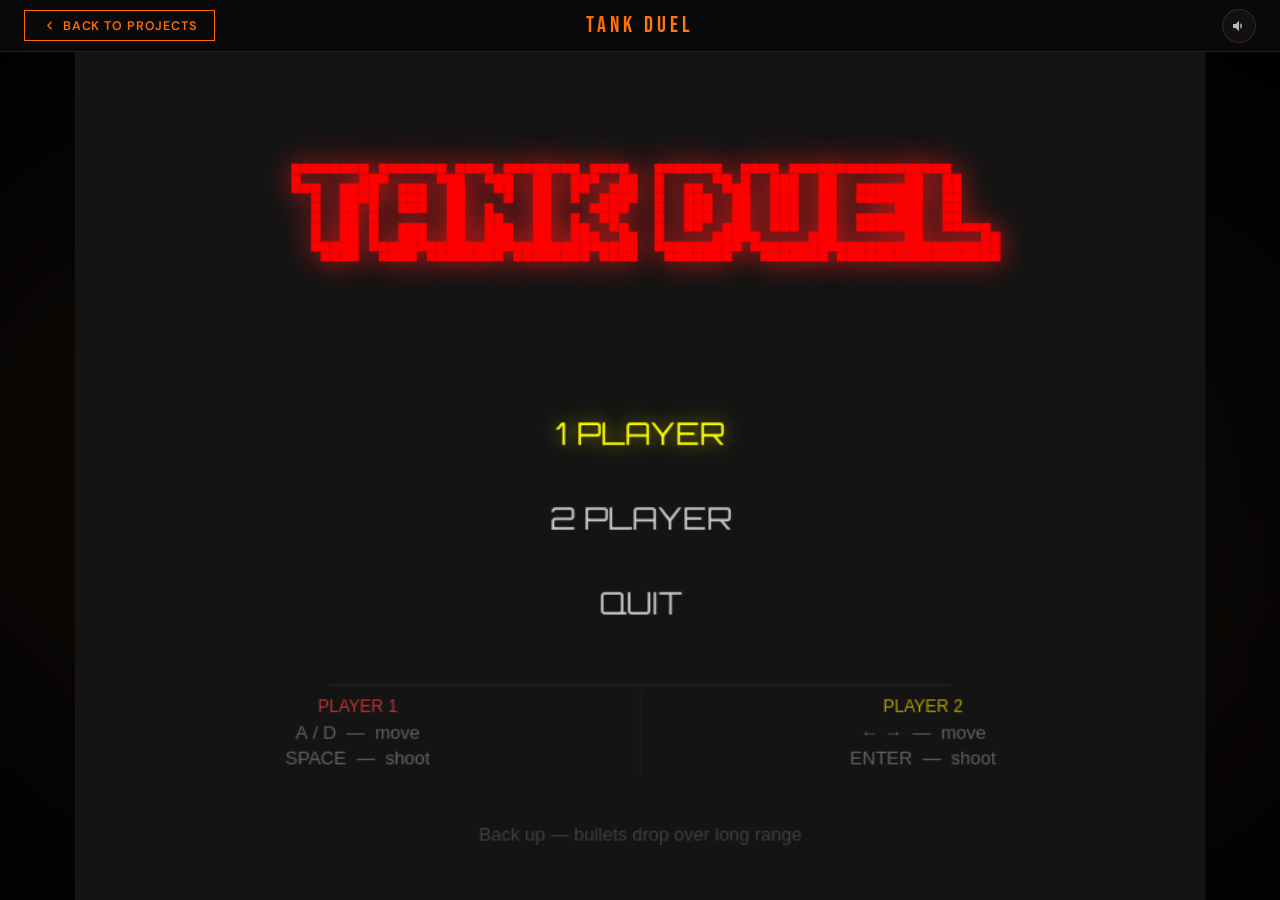
<file: TankBattle.html>
<!DOCTYPE html>
<html lang="en">
<head>
<meta charset="UTF-8">
<meta name="viewport" content="width=device-width, initial-scale=1.0, user-scalable=no, viewport-fit=cover">
<meta name="apple-mobile-web-app-capable" content="yes">
<meta name="apple-mobile-web-app-status-bar-style" content="black-fullscreen">
<meta name="mobile-web-app-capable" content="yes">
<title>Tank Duel</title>
<meta name="theme-color" content="#000000">
<link rel="icon" type="image/svg+xml" href="./images/favicon.svg">
<link rel="preconnect" href="https://fonts.googleapis.com">
<link rel="preconnect" href="https://fonts.gstatic.com" crossorigin>
<link href="https://fonts.googleapis.com/css2?family=Bebas+Neue&family=DM+Sans:wght@400;500;700&family=Orbitron:wght@400;700;900&display=swap" rel="stylesheet">
<style>
  /* ── Portfolio design tokens ── */
  :root {
    --accent:      #FF6B00;
    --accent-dark: #d45a00;
    --accent-lt:   #ff7d1a;
    --bg:          #0a0a0a;
    --text-sec:    #b8b8b8;
    --border:      rgba(255,107,0,0.2);
    --border-lt:   rgba(255,107,0,0.1);
    --shell-h:     52px;
  }

  * {
    margin:0; padding:0; box-sizing:border-box;
    user-select:none;
    -webkit-user-select:none;
    -webkit-touch-callout:none;
  }
  html { overflow:hidden; }
  body {
    background:
      radial-gradient(circle at 15% 50%, rgba(255,107,0,0.07) 0%, transparent 45%),
      radial-gradient(circle at 85% 80%, rgba(255,107,0,0.05) 0%, transparent 45%),
      #0a0a0a;
    width:100vw; height:100vh;
    overflow:hidden;
    overflow-x:hidden;
    touch-action:none;
    position:relative;
    font-family:'DM Sans', sans-serif;
  }

  /* ── Ambient blurred bg ── */
  #bgc {
    position:fixed;
    top:0; left:0;
    width:100%; height:100%;
    z-index:-1;
    filter:blur(32px) brightness(0.18) saturate(1.6);
    transform:scale(1.12);
    transform-origin:center;
    will-change:transform;
  }
  #vignette {
    position:fixed;
    inset:0;
    z-index:0;
    background:radial-gradient(ellipse 78% 70% at 50% 55%, transparent 10%, rgba(0,0,0,0.9) 100%);
    pointer-events:none;
  }

  /* ── Shell header ── */
  #shell-header {
    position:fixed;
    top:0; left:0; right:0;
    height:var(--shell-h);
    z-index:10;
    display:flex;
    align-items:center;
    justify-content:space-between;
    padding:0 1.5rem;
    background:rgba(10,10,10,0.92);
    backdrop-filter:blur(12px);
    -webkit-backdrop-filter:blur(12px);
    border-bottom:1px solid var(--border);
  }
  .shell-title {
    position:absolute;
    left:50%; transform:translateX(-50%);
    font-family:'Bebas Neue', sans-serif;
    font-size:1.4rem;
    letter-spacing:0.18em;
    text-transform:uppercase;
    background:linear-gradient(135deg, var(--accent), var(--accent-lt));
    -webkit-background-clip:text;
    -webkit-text-fill-color:transparent;
    background-clip:text;
    pointer-events:none;
    white-space:nowrap;
  }
  .back-btn {
    display:inline-flex;
    align-items:center;
    gap:0.45rem;
    padding:0.42rem 1.1rem;
    font-family:'DM Sans', sans-serif;
    font-size:0.78rem;
    font-weight:600;
    letter-spacing:0.07em;
    text-transform:uppercase;
    text-decoration:none;
    color:var(--accent);
    border:1.5px solid var(--accent);
    background:transparent;
    cursor:pointer;
    position:relative;
    overflow:hidden;
    transition:color 0.25s ease;
    flex-shrink:0;
    z-index:1;
  }
  .back-btn::before {
    content:'';
    position:absolute;
    top:0; left:-100%;
    width:100%; height:100%;
    background:var(--accent);
    z-index:-1;
    transition:left 0.25s ease;
  }
  .back-btn:hover { color:#0a0a0a; }
  .back-btn:hover::before { left:0; }

  /* ── Mute button (lives inside header) ── */
  #muteBtn {
    width:34px; height:34px;
    border-radius:50%;
    border:1px solid var(--border);
    background:rgba(20,20,20,0.8);
    color:var(--text-sec);
    cursor:pointer;
    display:flex; align-items:center; justify-content:center;
    transition:background 0.2s, color 0.2s, transform 0.1s;
    padding:0;
    flex-shrink:0;
  }
  #muteBtn:hover { background:rgba(255,107,0,0.15); color:#fff; transform:scale(1.08); }
  #muteBtn:active { transform:scale(0.9); }

  /* ── Game canvas wrap ── */
  #wrap {
    position:absolute;
    width:800px; height:600px;
    transform-origin:top left;
    z-index:1;
  }
  canvas { display:block; width:800px; height:600px; }

  /* ── Mobile controls ── */
  #mctrl {
    display:none;
    position:absolute;
    bottom:0; left:0; right:0;
    height:160px;
    pointer-events:none;
  }
  .mbtn {
    position:absolute;
    width:62px; height:62px;
    border-radius:12px;
    border:1px solid rgba(255,255,255,0.13);
    background:rgba(6,6,6,0.62);
    backdrop-filter:blur(12px);
    -webkit-backdrop-filter:blur(12px);
    color:#fff;
    display:flex; align-items:center; justify-content:center;
    pointer-events:all;
    user-select:none; -webkit-user-select:none;
    touch-action:none;
    cursor:pointer;
    box-shadow:0 4px 20px rgba(0,0,0,0.8), inset 0 1px 0 rgba(255,255,255,0.06);
    transition:background 0.07s, transform 0.07s;
  }
  .mbtn:active { background:rgba(72,72,72,0.82); transform:scale(0.87); }
  /* P1 — left cluster */
  #bRL { left:8px;  bottom:84px; }
  #bRR { left:80px; bottom:84px; }
  #bRS {
    left:44px; bottom:8px;
    width:70px; height:70px; border-radius:50%;
    background:rgba(180,16,16,0.72);
    border-color:rgba(255,60,60,0.45);
    box-shadow:0 0 22px rgba(255,30,30,0.3), 0 4px 20px rgba(0,0,0,0.8);
  }
  /* P2 — right cluster */
  #bYL { right:80px; bottom:84px; }
  #bYR { right:8px;  bottom:84px; }
  #bYS {
    right:44px; bottom:8px;
    width:70px; height:70px; border-radius:50%;
    background:rgba(158,126,0,0.72);
    border-color:rgba(255,210,0,0.45);
    box-shadow:0 0 22px rgba(255,200,0,0.25), 0 4px 20px rgba(0,0,0,0.8);
  }
  @media (max-width:860px) { #mctrl { display:block; } }
  @media (max-width:480px) {
    .mbtn { width:52px; height:52px; }
    #bRS, #bYS { width:60px; height:60px; }
    #bRL { left:4px;  bottom:86px; }
    #bRR { left:64px; bottom:86px; }
    #bRS { left:34px; bottom:14px; }
    #bYL { right:64px; bottom:86px; }
    #bYR { right:4px;  bottom:86px; }
    #bYS { right:34px; bottom:14px; }
  }
  @media (max-width:480px) {
    .shell-title { display:none; }
  }
</style>
</head>
<body>
<canvas id="bgc"></canvas>
<div id="vignette"></div>

<header id="shell-header">
  <a href="index.html" class="back-btn">
    <svg viewBox="0 0 24 24" width="13" height="13" fill="none" stroke="currentColor" stroke-width="2.5" stroke-linecap="round" stroke-linejoin="round"><polyline points="15 18 9 12 15 6"/></svg>
    Back to Projects
  </a>
  <span class="shell-title">Tank Duel</span>
  <button id="muteBtn" aria-label="Toggle sound"><svg viewBox="0 0 24 24" width="16" height="16" fill="currentColor"><path d="M3 9v6h4l5 5V4L7 9H3zm13.5 3c0-1.77-1.02-3.29-2.5-4.03v8.05c1.48-.73 2.5-2.25 2.5-4.02z"/></svg></button>
</header>

<div id="wrap">
  <canvas id="c" width="800" height="600"></canvas>
  <div id="mctrl">
    <div class="mbtn" id="bRL"><svg viewBox="0 0 24 24" width="22" height="22" fill="none"><path d="M15 18l-6-6 6-6" stroke="white" stroke-width="2.5" stroke-linecap="round" stroke-linejoin="round"/></svg></div>
    <div class="mbtn" id="bRR"><svg viewBox="0 0 24 24" width="22" height="22" fill="none"><path d="M9 18l6-6-6-6" stroke="white" stroke-width="2.5" stroke-linecap="round" stroke-linejoin="round"/></svg></div>
    <div class="mbtn" id="bRS"><svg viewBox="0 0 24 24" width="22" height="22" fill="none"><circle cx="12" cy="12" r="9" stroke="rgba(255,255,255,0.9)" stroke-width="1.5"/><circle cx="12" cy="12" r="3.5" fill="rgba(255,255,255,0.9)"/><line x1="12" y1="2" x2="12" y2="7" stroke="rgba(255,255,255,0.9)" stroke-width="1.5"/><line x1="12" y1="17" x2="12" y2="22" stroke="rgba(255,255,255,0.9)" stroke-width="1.5"/><line x1="2" y1="12" x2="7" y2="12" stroke="rgba(255,255,255,0.9)" stroke-width="1.5"/><line x1="17" y1="12" x2="22" y2="12" stroke="rgba(255,255,255,0.9)" stroke-width="1.5"/></svg></div>
    <div class="mbtn" id="bYL" style="display:none"><svg viewBox="0 0 24 24" width="22" height="22" fill="none"><path d="M15 18l-6-6 6-6" stroke="white" stroke-width="2.5" stroke-linecap="round" stroke-linejoin="round"/></svg></div>
    <div class="mbtn" id="bYR" style="display:none"><svg viewBox="0 0 24 24" width="22" height="22" fill="none"><path d="M9 18l6-6-6-6" stroke="white" stroke-width="2.5" stroke-linecap="round" stroke-linejoin="round"/></svg></div>
    <div class="mbtn" id="bYS" style="display:none"><svg viewBox="0 0 24 24" width="22" height="22" fill="none"><circle cx="12" cy="12" r="9" stroke="rgba(255,255,255,0.9)" stroke-width="1.5"/><circle cx="12" cy="12" r="3.5" fill="rgba(255,255,255,0.9)"/><line x1="12" y1="2" x2="12" y2="7" stroke="rgba(255,255,255,0.9)" stroke-width="1.5"/><line x1="12" y1="17" x2="12" y2="22" stroke="rgba(255,255,255,0.9)" stroke-width="1.5"/><line x1="2" y1="12" x2="7" y2="12" stroke="rgba(255,255,255,0.9)" stroke-width="1.5"/><line x1="17" y1="12" x2="22" y2="12" stroke="rgba(255,255,255,0.9)" stroke-width="1.5"/></svg></div>
  </div>
</div>

<script>
// ===================== SCALE WRAPPER =====================
const wrap = document.getElementById('wrap');
const SHELL_H = 52; // matches --shell-h in CSS
function scaleWrap() {
  const availW = window.innerWidth;
  const availH = window.innerHeight - SHELL_H;
  const s = Math.min(availW / 800, availH / 600);
  const w = 800 * s, h = 600 * s;
  wrap.style.transform = `scale(${s})`;
  wrap.style.left = `${(availW - w) / 2}px`;
  wrap.style.top  = `${SHELL_H + (availH - h) / 2}px`;
}

// ===================== AMBIENT BACKGROUND =====================
const bgcEl  = document.getElementById('bgc');
const bgcCtx = bgcEl.getContext('2d');
let currentAmbientKey = null;

function updateAmbientBg(imgKey) {
  const img = imgs[imgKey];
  if (!img) return;
  currentAmbientKey = imgKey;
  // Half-res is fine — we're blurring 32px in CSS anyway
  const bw = Math.ceil(window.innerWidth  / 2);
  const bh = Math.ceil(window.innerHeight / 2);
  if (bgcEl.width !== bw)  bgcEl.width  = bw;
  if (bgcEl.height !== bh) bgcEl.height = bh;
  const s = Math.max(bw / img.width, bh / img.height);
  bgcCtx.drawImage(img,
    Math.floor((bw - img.width  * s) / 2),
    Math.floor((bh - img.height * s) / 2),
    Math.ceil(img.width  * s),
    Math.ceil(img.height * s)
  );
}

function onResize() {
  scaleWrap();
  if (currentAmbientKey) updateAmbientBg(currentAmbientKey);
}
window.addEventListener('resize', onResize);
window.addEventListener('orientationchange', () => setTimeout(onResize, 150));
scaleWrap();

// ===================== CONSTANTS (exact from Python) =====================
const SW = 800, SH = 600;
const WORLD_W = 1600;
const TANK_W = 50,    TANK_H = 50;
const BULLET_W = 20,  BULLET_H = 20;
const POWERUP_MAX = 100; // scale_keep_ratio target
const TANK_SPEED = 5;
const BULLET_SPEED = 8;
const GRAVITY = 0.4;
const BULLET_GRAVITY_START = 400;
const MAX_HP = 100;
const POWERUP_TIME = 300;
const FPS = 60;
const COOLDOWN = 20;

const LEVELS = [
  { bg:'Assets/bg1.jpg', aiSpeed:2, pwFreq:300 },
  { bg:'Assets/bg2.jpg', aiSpeed:3, pwFreq:250 },
  { bg:'Assets/bg3.jpg', aiSpeed:4, pwFreq:200 }
];

// ===================== CANVAS =====================
const canvas = document.getElementById('c');
const ctx    = canvas.getContext('2d');

// ===================== FONT LOADING =====================
// Load ka1.ttf (same as pygame.font.Font("Assets/ka1.ttf", 70))
const ka1Face = new FontFace('KA1', 'url(Assets/ka1.ttf)');
let ka1Loaded = false;
ka1Face.load().then(f => { document.fonts.add(f); ka1Loaded = true; }).catch(()=>{ ka1Loaded = true; });

// ===================== ASSETS =====================
const imgs = {};

// scale_keep_ratio equivalent: draw into a canvas preserving aspect ratio within maxSz x maxSz
function scaleKeepRatio(img, maxSz) {
  const scale = Math.min(maxSz / img.width, maxSz / img.height);
  const w = Math.round(img.width  * scale);
  const h = Math.round(img.height * scale);
  const c = document.createElement('canvas');
  c.width = w; c.height = h;
  c.getContext('2d').drawImage(img, 0, 0, w, h);
  return c;
}

function loadImg(key, src) {
  return new Promise(res => {
    if (imgs[key]) { res(); return; }
    const img = new Image();
    img.onload = () => {
      if (key === 'health' || key === 'speed' || key === 'damage') {
        // scale_keep_ratio(img, (100,100))
        imgs[key] = scaleKeepRatio(img, POWERUP_MAX);
      } else if (key.startsWith('bg')) {
        // scale to (WORLD_W, SH)
        const c = document.createElement('canvas');
        c.width = WORLD_W; c.height = SH;
        c.getContext('2d').drawImage(img, 0, 0, WORLD_W, SH);
        imgs[key] = c;
      } else if (key === 'red_tank' || key === 'yellow_tank') {
        // scale to TANK_SIZE (50,50)
        const c = document.createElement('canvas');
        c.width = TANK_W; c.height = TANK_H;
        c.getContext('2d').drawImage(img, 0, 0, TANK_W, TANK_H);
        imgs[key] = c;
      } else if (key === 'bullet') {
        // scale to BULLET_SIZE (20,20)
        const c = document.createElement('canvas');
        c.width = BULLET_W; c.height = BULLET_H;
        c.getContext('2d').drawImage(img, 0, 0, BULLET_W, BULLET_H);
        imgs[key] = c;
      } else {
        imgs[key] = img;
      }
      res();
    };
    img.onerror = () => {
      // Fallback colored canvas
      const fb = document.createElement('canvas');
      if (key.startsWith('bg')) {
        fb.width = WORLD_W; fb.height = SH;
        const c2 = fb.getContext('2d');
        const cols = {bg1:'#1a237e', bg2:'#1b5e20', bg3:'#4e342e'};
        c2.fillStyle = cols[key]||'#333'; c2.fillRect(0,0,WORLD_W,SH);
        // simple ground
        c2.fillStyle='rgba(0,0,0,0.4)'; c2.fillRect(0,SH-60,WORLD_W,60);
      } else if (key==='red_tank'||key==='yellow_tank') {
        fb.width=TANK_W; fb.height=TANK_H;
        const c2=fb.getContext('2d');
        c2.fillStyle=key==='red_tank'?'#e53935':'#fdd835';
        c2.fillRect(2,10,TANK_W-4,TANK_H-10);
        c2.fillRect(TANK_W-16,18,16,8);
        c2.fillStyle='#333'; c2.fillRect(0,TANK_H-12,TANK_W,12);
      } else if (key==='bullet') {
        fb.width=BULLET_W; fb.height=BULLET_H;
        const c2=fb.getContext('2d');
        c2.fillStyle='#ff9800';
        c2.beginPath(); c2.ellipse(BULLET_W/2,BULLET_H/2,BULLET_W/2-2,BULLET_H/2-2,0,0,Math.PI*2); c2.fill();
      } else if (key==='health'||key==='speed'||key==='damage') {
        const sz=80; fb.width=sz; fb.height=sz;
        const c2=fb.getContext('2d');
        const col={health:'#4caf50',speed:'#2196f3',damage:'#9c27b0'}[key]||'#888';
        c2.fillStyle=col; c2.beginPath(); c2.roundRect(4,4,sz-8,sz-8,12); c2.fill();
        c2.font=`${sz*0.55}px serif`; c2.textAlign='center'; c2.textBaseline='middle';
        c2.fillText({health:'❤️',speed:'⚡',damage:'💥'}[key],sz/2,sz/2);
      }
      imgs[key] = fb;
      res();
    };
    img.src = src;
  });
}

// ===================== AUDIO =====================
const sfx = {};
function loadSfx(key, src) {
  return new Promise(res => {
    if (sfx[key]) { res(); return; }
    const a = new Audio();
    a.oncanplaythrough = () => { sfx[key]=a; res(); };
    a.onerror = () => { sfx[key]=null; res(); };
    a.src = src;
    setTimeout(res, 1500);
  });
}

// Fallback beep
let actx = null;
function beep(freq=440, dur=0.08, vol=0.15, type='square') {
  try {
    if (!actx) actx = new (window.AudioContext||window.webkitAudioContext)();
    const o=actx.createOscillator(), g=actx.createGain();
    o.connect(g); g.connect(actx.destination);
    o.frequency.value=freq; o.type=type;
    g.gain.setValueAtTime(vol,actx.currentTime);
    g.gain.exponentialRampToValueAtTime(0.001,actx.currentTime+dur);
    o.start(); o.stop(actx.currentTime+dur);
  } catch(e){}
}

let muted = false;

function playsfx(key, fallbackFreq=440, fallbackDur=0.08) {
  if (muted) return;
  const a = sfx[key];
  if (a) { try { const cl=a.cloneNode(); cl.volume=0.6; cl.play().catch(()=>{}); } catch(e){} }
  else beep(fallbackFreq, fallbackDur);
}

let bgMusic = null;
function playMusic(src) {
  stopMusic();
  bgMusic = new Audio(src);
  bgMusic.loop = true;
  bgMusic.volume = muted ? 0 : 0.45;
  bgMusic.play().catch(()=>{});
}
function stopMusic() {
  if (bgMusic) { try{bgMusic.pause();}catch(e){} bgMusic=null; }
}

// ===================== INPUT =====================
const keys = {};
window.addEventListener('keydown', e => { keys[e.code]=true; });
window.addEventListener('keyup',   e => { keys[e.code]=false; });

// Mobile buttons state
const mb = { RL:false, RR:false, RS:false, YL:false, YR:false, YS:false };
function bindMbtn(id, k) {
  const el = document.getElementById(id);
  if (!el) return;
  ['touchstart','mousedown'].forEach(ev =>
    el.addEventListener(ev, e=>{ mb[k]=true; e.preventDefault(); e.stopPropagation(); },{passive:false}));
  ['touchend','touchcancel','mouseup'].forEach(ev =>
    el.addEventListener(ev, e=>{ mb[k]=false; e.preventDefault(); e.stopPropagation(); },{passive:false}));
}
bindMbtn('bRL','RL'); bindMbtn('bRR','RR'); bindMbtn('bRS','RS');
bindMbtn('bYL','YL'); bindMbtn('bYR','YR'); bindMbtn('bYS','YS');

// ===================== TOUCH UTILS =====================
function getGamePos(e) {
  const rect = canvas.getBoundingClientRect();
  const clientX = e.touches ? e.touches[0].clientX : e.clientX;
  const clientY = e.touches ? e.touches[0].clientY : e.clientY;
  return {
    x: (clientX - rect.left) * (SW / rect.width),
    y: (clientY - rect.top)  * (SH / rect.height)
  };
}

// ===================== DRAW UTILS =====================
function fillText(text, x, y, color, size, align='center', fontFamily='Arial') {
  ctx.fillStyle = color;
  ctx.font = `${size}px ${fontFamily}`;
  ctx.textAlign = align;
  ctx.textBaseline = 'top';
  ctx.fillText(text, x, y);
}

// Draw image with optional horizontal flip (pygame.transform.flip equivalent)
function blitFlip(imgKey, dx, dy, flipH) {
  const src = imgs[imgKey];
  if (!src) return;
  if (flipH) {
    ctx.save();
    ctx.translate(dx + src.width, dy);
    ctx.scale(-1, 1);
    ctx.drawImage(src, 0, 0);
    ctx.restore();
  } else {
    ctx.drawImage(src, dx, dy);
  }
}

// ===================== MENU =====================
// pygame.font.Font("Assets/ka1.ttf", 70) → title
// pygame.font.SysFont(None, 36) → options (SysFont None = default sys font ~Arial)
// options: "1 PLAYER", "2 PLAYER", "QUIT"
// colors: title=(255,0,0), selected=(255,255,0), unselected=(200,200,200)
// bg: screen.fill((20,20,20))
// title at y=80, options at y=260+i*60

async function mainMenu() {
  playMusic('Assets/music_start.mp3');

  const options = ['1 PLAYER', '2 PLAYER', 'QUIT'];
  let selected = 0;
  let pUp=false, pDown=false, pEnter=false;

  return new Promise(resolve => {
    function draw() {
      // screen.fill((20,20,20))
      ctx.fillStyle='rgb(20,20,20)';
      ctx.fillRect(0,0,SW,SH);

      const titleFont = ka1Loaded ? 'KA1' : 'Orbitron, Impact, Arial Black';
      ctx.save();
      ctx.shadowColor='rgba(255,30,30,0.75)'; ctx.shadowBlur=20;
      fillText('TANK DUEL', SW/2, 80, 'rgb(255,0,0)', 70, 'center', titleFont);
      ctx.restore();

      // Options: SysFont(None,36) ≈ Arial 28px (pygame size 36 ≈ 28px CSS)
      options.forEach((opt, i) => {
        const color = i===selected ? 'rgb(255,255,0)' : 'rgb(200,200,200)';
        if (i===selected) {
          ctx.save();
          ctx.shadowColor='rgba(255,255,0,0.6)'; ctx.shadowBlur=14;
          fillText(opt, SW/2, 260 + i*60, color, 22, 'center', 'Orbitron, Arial, sans-serif');
          ctx.restore();
        } else {
          fillText(opt, SW/2, 260 + i*60, color, 22, 'center', 'Orbitron, Arial, sans-serif');
        }
      });

      // Divider
      ctx.strokeStyle = 'rgba(255,255,255,0.07)';
      ctx.lineWidth = 1;
      ctx.beginPath();
      ctx.moveTo(180, 448); ctx.lineTo(620, 448);
      ctx.stroke();

      // Controls — P1 left, P2 right
      fillText('PLAYER 1',      SW/4,     458, 'rgb(200,50,50)',  12, 'center', 'Arial, sans-serif');
      fillText('A / D  —  move',  SW/4,   476, 'rgb(100,100,100)', 13, 'center', 'Arial, sans-serif');
      fillText('SPACE  —  shoot', SW/4,   494, 'rgb(100,100,100)', 13, 'center', 'Arial, sans-serif');

      // Vertical separator
      ctx.strokeStyle = 'rgba(255,255,255,0.05)';
      ctx.beginPath();
      ctx.moveTo(SW/2, 452); ctx.lineTo(SW/2, 512);
      ctx.stroke();

      fillText('PLAYER 2',        3*SW/4, 458, 'rgb(180,160,0)',   12, 'center', 'Arial, sans-serif');
      fillText('← →  —  move',    3*SW/4, 476, 'rgb(100,100,100)', 13, 'center', 'Arial, sans-serif');
      fillText('ENTER  —  shoot',  3*SW/4, 494, 'rgb(100,100,100)', 13, 'center', 'Arial, sans-serif');

      // Tip
      fillText('Back up — bullets drop over long range', SW/2, 548, 'rgb(65,65,65)', 13, 'center', 'Arial, sans-serif');

      requestAnimationFrame(draw);
    }

    function tick() {
      const upNow    = keys['ArrowUp']   || keys['KeyW'];
      const downNow  = keys['ArrowDown'] || keys['KeyS'];
      const enterNow = keys['Enter'];

      if (upNow && !pUp) {
        selected = (selected - 1 + options.length) % options.length;
        playsfx('click', 600, 0.05);
      }
      if (downNow && !pDown) {
        selected = (selected + 1) % options.length;
        playsfx('click', 600, 0.05);
      }
      if (enterNow && !pEnter) {
        playsfx('enter', 800, 0.1);
        const opt = options[selected];
        if (opt==='1 PLAYER') { resolve('AI');  return; }
        if (opt==='2 PLAYER') { resolve('PVP'); return; }
        if (opt==='QUIT')     { stopMusic(); window.location.href = 'index.html'; return; }
      }
      pUp=upNow; pDown=downNow; pEnter=enterNow;
      setTimeout(tick, 1000/FPS);
    }

    function onTap(e) {
      const pos = getGamePos(e);
      options.forEach((opt, i) => {
        const oy = 260 + i*60;
        if (pos.y >= oy - 10 && pos.y <= oy + 38) {
          playsfx('enter', 800, 0.1);
          canvas.removeEventListener('touchstart', onTap);
          canvas.removeEventListener('click', onTap);
          if (opt==='1 PLAYER') resolve('AI');
          if (opt==='2 PLAYER') resolve('PVP');
          if (opt==='QUIT') { stopMusic(); window.location.href = 'index.html'; }
        }
      });
      e.preventDefault();
    }
    canvas.addEventListener('touchstart', onTap, {passive:false});
    canvas.addEventListener('click', onTap);

    draw();
    tick();
  });
}

// ===================== LEVEL WON =====================
// screen.fill((0,0,0))
// t1: "{winner} WON LEVEL {n}!", color (0,255,0), at SH/2-20
// t2: "Press ENTER to continue...", color (255,255,255), at SH/2+20
// font = SysFont(None,36)
async function levelWon(winner, levelNum) {
  return new Promise(resolve => {
    let waiting = true;
    function draw() {
      if (!waiting) return;
      ctx.fillStyle='rgb(0,0,0)'; ctx.fillRect(0,0,SW,SH);
      fillText(`${winner} WON LEVEL ${levelNum}!`, SW/2, SH/2-30, 'rgb(0,255,0)',    28, 'center', 'Arial, sans-serif');
      fillText('Tap or press ENTER to continue',   SW/2, SH/2+14, 'rgb(255,255,255)', 22, 'center', 'Arial, sans-serif');
      requestAnimationFrame(draw);
    }
    draw();
    function done() {
      if (!waiting) return;
      waiting=false;
      window.removeEventListener('keydown', onKey);
      canvas.removeEventListener('touchstart', onTap);
      canvas.removeEventListener('click', onTap);
      resolve();
    }
    function onKey(e) { if (e.code==='Enter') done(); }
    function onTap(e) { done(); e.preventDefault(); }
    window.addEventListener('keydown', onKey);
    canvas.addEventListener('touchstart', onTap, {passive:false});
    canvas.addEventListener('click', onTap);
  });
}

// ===================== GAME COMPLETED =====================
// t1: "CONGRATULATIONS!", color (0,255,0), y=220
// t2: "ALL LEVELS COMPLETED!", color (255,255,255), y=280
// t3: "Press R to Restart or Q to Quit", color (200,200,200), y=340
async function gameCompleted() {
  return new Promise(resolve => {
    let done = false;
    function draw() {
      if (done) return;
      ctx.fillStyle='rgb(0,0,0)'; ctx.fillRect(0,0,SW,SH);
      fillText('CONGRATULATIONS!',    SW/2, 190, 'rgb(0,255,0)',     28, 'center', 'Arial, sans-serif');
      fillText('ALL LEVELS COMPLETED!', SW/2, 240, 'rgb(255,255,255)', 24, 'center', 'Arial, sans-serif');

      // Restart button
      ctx.strokeStyle='rgba(200,200,200,0.4)'; ctx.lineWidth=1;
      ctx.strokeRect(SW/2-190, 316, 160, 48);
      fillText('RESTART', SW/2-110, 330, 'rgb(200,200,200)', 22, 'center', 'Arial, sans-serif');
      fillText('R', SW/2-110, 354, 'rgb(100,100,100)', 12, 'center', 'Arial, sans-serif');

      // Quit button
      ctx.strokeRect(SW/2+30, 316, 160, 48);
      fillText('QUIT', SW/2+110, 330, 'rgb(200,200,200)', 22, 'center', 'Arial, sans-serif');
      fillText('Q', SW/2+110, 354, 'rgb(100,100,100)', 12, 'center', 'Arial, sans-serif');

      requestAnimationFrame(draw);
    }
    draw();
    function finish(result) {
      if (done) return;
      done=true;
      window.removeEventListener('keydown', onKey);
      canvas.removeEventListener('touchstart', onTap);
      canvas.removeEventListener('click', onTap);
      resolve(result);
    }
    function onKey(e) {
      if (e.code==='KeyR') finish('restart');
      if (e.code==='KeyQ') finish('quit');
    }
    function onTap(e) {
      const pos = getGamePos(e);
      if (pos.y >= 316 && pos.y <= 364) {
        if (pos.x >= SW/2-190 && pos.x <= SW/2-30) finish('restart');
        if (pos.x >= SW/2+30  && pos.x <= SW/2+190) finish('quit');
      }
      e.preventDefault();
    }
    window.addEventListener('keydown', onKey);
    canvas.addEventListener('touchstart', onTap, {passive:false});
    canvas.addEventListener('click', onTap);
  });
}

// ===================== LEVEL =====================
async function runLevel(levelIdx, mode) {
  const lvl = LEVELS[levelIdx];

  // Load all assets for this level (same as load_assets)
  await Promise.all([
    loadImg(`bg${levelIdx+1}`, lvl.bg),
    loadImg('red_tank',    'Assets/red_tank.png'),
    loadImg('yellow_tank', 'Assets/yellow_tank.png'),
    loadImg('bullet',      'Assets/bullet.png'),
    loadImg('health',      'Assets/health.png'),
    loadImg('speed',       'Assets/speed.png'),
    loadImg('damage',      'Assets/damage.png'),
  ]);
  await Promise.all([
    loadSfx('shoot',   'Assets/shoot.mp3'),
    loadSfx('hit',     'Assets/hit.mp3'),
    loadSfx('powerup', 'Assets/powerup.mp3'),
  ]);

  updateAmbientBg(`bg${levelIdx+1}`);
  playMusic('Assets/music.wav');

  // Show/hide yellow mobile buttons for 2P
  ['bYL','bYR','bYS'].forEach(id => {
    const el=document.getElementById(id);
    if(el) el.style.display = mode==='PVP' ? 'flex' : 'none';
  });

  // ---- State (exact from Python) ----
  let red    = { x: Math.floor(WORLD_W/2)-200, y: SH-100, w:TANK_W, h:TANK_H };
  let yellow = { x: Math.floor(WORLD_W/2)+200, y: SH-100, w:TANK_W, h:TANK_H };
  let red_facing    = 1;
  let yellow_facing = -1;
  let bullets  = [];
  let powerups = [];
  let health   = { red:MAX_HP, yellow:MAX_HP };
  let display_health = { red:MAX_HP, yellow:MAX_HP };
  let effects  = {
    red:    { speed:0, damage:1, timer:0 },
    yellow: { speed:0, damage:1, timer:0 }
  };
  let shoot_cooldown = { red:0, yellow:0 };
  let camera_x = 0;
  let ai_state = { timer:0, direction:0 };

  // Mobile shoot: fire on press (not hold), track previous state
  let prevRS = false, prevYS = false;

  // ---- Collision ----
  function rectCollide(a, b) {
    return a.x < b.x+b.w && a.x+a.w > b.x && a.y < b.y+b.h && a.y+a.h > b.y;
  }

  // ---- AI (exact logic from handle_ai) ----
  function handle_ai() {
    if (ai_state.timer <= 0) {
      ai_state.direction = [-1,0,1][Math.floor(Math.random()*3)];
      ai_state.timer = 20 + Math.floor(Math.random()*41); // randint(20,60)
    }
    yellow.x += ai_state.direction * lvl.aiSpeed;
    yellow.x = Math.max(0, Math.min(yellow.x, WORLD_W-TANK_W));
    ai_state.timer -= 1;

    // random.randint(0,50)==0 → ~1/51 chance
    if (Math.floor(Math.random()*51)===0 && shoot_cooldown.yellow===0) {
      const dx = yellow_facing===1 ? BULLET_SPEED : -BULLET_SPEED;
      const bx = dx>0 ? yellow.x+TANK_W : yellow.x-BULLET_W;
      bullets.push({ owner:'yellow', x:bx, y:yellow.y, w:BULLET_W, h:BULLET_H, dx, dy:0, travel:0 });
      playsfx('shoot', 300, 0.07);
      shoot_cooldown.yellow = COOLDOWN;
    }
  }

  // ---- Apply powerup ----
  function apply_powerup(player, ptype) {
    if (ptype==='HEALTH') health[player] = Math.min(MAX_HP, health[player]+25);
    if (ptype==='SPEED')  { effects[player].speed=3; effects[player].timer=POWERUP_TIME; }
    if (ptype==='DAMAGE') { effects[player].damage=2; effects[player].timer=POWERUP_TIME; }
  }

  // Get powerup image size (canvas dimensions after scaleKeepRatio)
  function pwSize(key) {
    const img = imgs[key];
    return img ? { w:img.width||img.naturalWidth||POWERUP_MAX, h:img.height||img.naturalHeight||POWERUP_MAX } : { w:POWERUP_MAX, h:POWERUP_MAX };
  }

  return new Promise(resolve => {
    let running = true;
    let lastT = null;
    let accum = 0;
    const MS_PER_FRAME = 1000/FPS;

    function gameLoop(ts) {
      if (!running) return;

      if (lastT===null) lastT=ts;
      accum += ts-lastT;
      lastT = ts;

      // Run logic at FPS rate
      while (accum >= MS_PER_FRAME) {
        accum -= MS_PER_FRAME;
        if (!tick()) { running=false; break; }
      }

      render();
      if (running) requestAnimationFrame(gameLoop);
    }

    // ---- TICK (one frame of logic) ----
    function tick() {
      // Cooldowns
      if (shoot_cooldown.red    > 0) shoot_cooldown.red--;
      if (shoot_cooldown.yellow > 0) shoot_cooldown.yellow--;

      // ---- Red movement (A/D) ----
      const speed_red = TANK_SPEED + effects.red.speed;
      if (keys['KeyA'] || mb.RL) red.x -= speed_red;
      if (keys['KeyD'] || mb.RR) red.x += speed_red;
      red.x = Math.max(0, Math.min(red.x, WORLD_W-TANK_W));

      // ---- Red shoot (SPACE, fire on keydown) ----
      if (keys['Space'] && shoot_cooldown.red===0) {
        if (!prevRS) {
          const dx = red_facing===1 ? BULLET_SPEED : -BULLET_SPEED;
          const bx = dx>0 ? red.x+TANK_W : red.x-BULLET_W;
          bullets.push({ owner:'red', x:bx, y:red.y, w:BULLET_W, h:BULLET_H, dx, dy:0, travel:0 });
          playsfx('shoot', 300, 0.07);
          shoot_cooldown.red = COOLDOWN;
        }
      }
      // Mobile red shoot
      if (mb.RS && !prevRS && shoot_cooldown.red===0) {
        const dx = red_facing===1 ? BULLET_SPEED : -BULLET_SPEED;
        const bx = dx>0 ? red.x+TANK_W : red.x-BULLET_W;
        bullets.push({ owner:'red', x:bx, y:red.y, w:BULLET_W, h:BULLET_H, dx, dy:0, travel:0 });
        playsfx('shoot', 300, 0.07);
        shoot_cooldown.red = COOLDOWN;
      }
      prevRS = keys['Space'] || mb.RS;

      // ---- Yellow movement / AI ----
      if (mode==='PVP') {
        const speed_yel = TANK_SPEED + effects.yellow.speed;
        if (keys['ArrowLeft']  || mb.YL) yellow.x -= speed_yel;
        if (keys['ArrowRight'] || mb.YR) yellow.x += speed_yel;
        yellow.x = Math.max(0, Math.min(yellow.x, WORLD_W-TANK_W));

        // Yellow shoot (ENTER)
        if (keys['Enter'] && shoot_cooldown.yellow===0) {
          if (!prevYS) {
            const dx = yellow_facing===1 ? BULLET_SPEED : -BULLET_SPEED;
            const bx = dx>0 ? yellow.x+TANK_W : yellow.x-BULLET_W;
            bullets.push({ owner:'yellow', x:bx, y:yellow.y, w:BULLET_W, h:BULLET_H, dx, dy:0, travel:0 });
            playsfx('shoot', 300, 0.07);
            shoot_cooldown.yellow = COOLDOWN;
          }
        }
        if (mb.YS && !prevYS && shoot_cooldown.yellow===0) {
          const dx = yellow_facing===1 ? BULLET_SPEED : -BULLET_SPEED;
          const bx = dx>0 ? yellow.x+TANK_W : yellow.x-BULLET_W;
          bullets.push({ owner:'yellow', x:bx, y:yellow.y, w:BULLET_W, h:BULLET_H, dx, dy:0, travel:0 });
          playsfx('shoot', 300, 0.07);
          shoot_cooldown.yellow = COOLDOWN;
        }
        prevYS = keys['Enter'] || mb.YS;
      } else {
        handle_ai();
      }

      // ---- Facing (exact from Python) ----
      // if red.centerx > yellow.centerx: red=-1, yellow=1 else red=1, yellow=-1
      const redCX    = red.x    + TANK_W/2;
      const yellowCX = yellow.x + TANK_W/2;
      if (redCX > yellowCX) { red_facing=-1; yellow_facing=1; }
      else                  { red_facing=1;  yellow_facing=-1; }

      // ---- Powerup spawn ----
      // if random.randint(0, powerup_freq) == 0  (so 1/pwFreq+1 chance)
      if (Math.floor(Math.random()*(lvl.pwFreq+1))===0) {
        const types=['HEALTH','SPEED','DAMAGE'];
        const ptype=types[Math.floor(Math.random()*3)];
        const sz = pwSize(ptype.toLowerCase());
        // rect: pygame.Rect(random.randint(100, WORLD_WIDTH-100), SCREEN_HEIGHT-110, *POWERUP_SIZE)
        powerups.push({
          type:ptype,
          x: 100 + Math.floor(Math.random()*(WORLD_W-200)),
          y: SH-110,
          w: sz.w, h: sz.h
        });
      }

      // ---- Powerup collision ----
      powerups = powerups.filter(p => {
        if (rectCollide(p, red)) {
          apply_powerup('red', p.type);
          playsfx('powerup', 880, 0.15);
          return false;
        }
        if (rectCollide(p, yellow)) {
          apply_powerup('yellow', p.type);
          playsfx('powerup', 880, 0.15);
          return false;
        }
        return true;
      });

      // ---- Effects decay ----
      for (const pl of ['red','yellow']) {
        if (effects[pl].timer > 0) {
          effects[pl].timer--;
        } else {
          effects[pl].speed  = 0;
          effects[pl].damage = 1;
        }
      }

      // ---- Bullets ----
      bullets = bullets.filter(b => {
        b.travel += Math.abs(b.dx);
        if (b.travel > BULLET_GRAVITY_START) b.dy += GRAVITY;
        b.x += b.dx;
        b.y += b.dy;
        // out of bounds
        if (b.y > SH || b.x < 0 || b.x > WORLD_W) return false;
        // hit red
        if (b.owner==='yellow' && rectCollide(b, red)) {
          health.red -= 10 * effects.yellow.damage;
          playsfx('hit', 180, 0.1);
          return false;
        }
        // hit yellow
        if (b.owner==='red' && rectCollide(b, yellow)) {
          health.yellow -= 10 * effects.red.damage;
          playsfx('hit', 180, 0.1);
          return false;
        }
        return true;
      });

      // ---- Display health smoothing (exact: -=0.5 per frame) ----
      for (const p of ['red','yellow']) {
        if (display_health[p] > health[p]) display_health[p] -= 0.5;
        else if (display_health[p] < health[p]) display_health[p] = health[p];
      }

      // ---- Win check ----
      if (health.red <= 0) {
        resolve('YELLOW');
        return false;
      }
      if (health.yellow <= 0) {
        resolve('RED');
        return false;
      }

      // ---- Camera: follows red tank ----
      camera_x = Math.max(0, Math.min(red.x - SW/2, WORLD_W - SW));
      return true;
    }

    // ---- RENDER ----
    function render() {
      // screen.blit(bg, (-camera_x, 0))
      const bg = imgs[`bg${levelIdx+1}`];
      if (bg) ctx.drawImage(bg, -camera_x, 0);
      else { ctx.fillStyle='#1a237e'; ctx.fillRect(0,0,SW,SH); }

      // Tanks: pygame.transform.flip(img, facing==1, False)
      // facing==1 means looking right → no flip? Let's match Python exactly:
      // flip(red_img, red_facing==1, False) → flip horizontally if red_facing==1
      blitFlip('red_tank',    red.x-camera_x,    red.y,    red_facing===1);
      blitFlip('yellow_tank', yellow.x-camera_x, yellow.y, yellow_facing===1);

      // Bullets: screen.blit(bullet_img, (b.rect.x-camera_x, b.rect.y))
      // No rotation in original!
      const bImg = imgs['bullet'];
      for (const b of bullets) {
        if (bImg) ctx.drawImage(bImg, b.x-camera_x, b.y, BULLET_W, BULLET_H);
        else {
          ctx.fillStyle='#ff9800';
          ctx.fillRect(b.x-camera_x, b.y, BULLET_W, BULLET_H);
        }
      }

      // Powerups: screen.blit(powerup_imgs[type], (rect.x-camera_x, rect.y))
      for (const p of powerups) {
        const pimg = imgs[p.type.toLowerCase()];
        if (pimg) ctx.drawImage(pimg, p.x-camera_x, p.y);
        else {
          const cols={HEALTH:'#4caf50',SPEED:'#2196f3',DAMAGE:'#9c27b0'};
          ctx.fillStyle=cols[p.type]||'#888';
          ctx.fillRect(p.x-camera_x, p.y, p.w, p.h);
        }
      }

      // ---- Health bars ----
      const barH = 14, barY = 16;
      // Track bg
      ctx.fillStyle='rgba(255,0,0,0.35)';
      ctx.fillRect(20, barY, 200, barH);
      // P1 fill
      ctx.save();
      ctx.shadowColor='rgba(60,255,60,0.8)'; ctx.shadowBlur=10;
      ctx.fillStyle='#00dd44';
      ctx.fillRect(20, barY, 200*(Math.max(0,display_health.red)/100), barH);
      ctx.restore();
      // P1 label
      ctx.fillStyle='rgba(255,80,80,0.9)';
      ctx.font='bold 9px Orbitron, monospace';
      ctx.textAlign='left'; ctx.textBaseline='top';
      ctx.fillText('P1', 20, barY + barH + 3);

      // Track bg
      ctx.fillStyle='rgba(255,0,0,0.35)';
      ctx.fillRect(SW-220, barY, 200, barH);
      // P2 fill
      ctx.save();
      ctx.shadowColor='rgba(255,220,0,0.8)'; ctx.shadowBlur=10;
      ctx.fillStyle='#ffcc00';
      ctx.fillRect(SW-220, barY, 200*(Math.max(0,display_health.yellow)/100), barH);
      ctx.restore();
      // P2 label
      ctx.fillStyle='rgba(255,220,60,0.9)';
      ctx.font='bold 9px Orbitron, monospace';
      ctx.textAlign='right'; ctx.textBaseline='top';
      ctx.fillText('P2', SW-20, barY + barH + 3);
    }

    requestAnimationFrame(gameLoop);
  });
}

// ===================== MAIN =====================
async function main() {
  // Preload menu sounds
  await Promise.all([
    loadSfx('click', 'Assets/ui_click.mp3'),
    loadSfx('enter', 'Assets/ui_enter.mp3'),
  ]);

  while (true) {
    stopMusic();
    const mode = await mainMenu();
    stopMusic();

    // Show yellow mobile buttons only in PVP
    ['bYL','bYR','bYS'].forEach(id => {
      const el=document.getElementById(id);
      if(el) el.style.display = mode==='PVP' ? 'flex' : 'none';
    });

    for (let i=0; i<LEVELS.length; i++) {
      stopMusic();
      const winner = await runLevel(i, mode);
      stopMusic();
      await levelWon(winner, i+1);
    }

    // Hide yellow mobile btns
    ['bYL','bYR','bYS'].forEach(id=>{
      const el=document.getElementById(id);
      if(el) el.style.display='none';
    });

    stopMusic();
    const result = await gameCompleted();
    if (result==='quit') {
      stopMusic();
      window.location.href = 'index.html';
      return;
    }
    // 'restart' → loop back to mainMenu
  }
}

// ===================== MUTE BUTTON =====================
(function() {
  const btn = document.getElementById('muteBtn');
  if (!btn) return;
  const icoOn  = `<svg viewBox="0 0 24 24" width="17" height="17" fill="currentColor"><path d="M3 9v6h4l5 5V4L7 9H3zm13.5 3c0-1.77-1.02-3.29-2.5-4.03v8.05c1.48-.73 2.5-2.25 2.5-4.02z"/></svg>`;
  const icoOff = `<svg viewBox="0 0 24 24" width="17" height="17" fill="currentColor"><path d="M16.5 12c0-1.77-1.02-3.29-2.5-4.03v2.21l2.45 2.45c.03-.2.05-.41.05-.63zm2.5 0c0 .94-.2 1.82-.54 2.64l1.51 1.51C20.63 14.91 21 13.5 21 12c0-4.28-2.99-7.86-7-8.77v2.06c2.89.86 5 3.54 5 6.71zM4.27 3L3 4.27 7.73 9H3v6h4l5 5v-6.73l4.25 4.25c-.67.52-1.42.93-2.25 1.18v2.06c1.38-.31 2.63-.95 3.69-1.81L19.73 21 21 19.73l-9-9L4.27 3zM12 4L9.91 6.09 12 8.18V4z"/></svg>`;
  btn.addEventListener('click', () => {
    muted = !muted;
    btn.innerHTML = muted ? icoOff : icoOn;
    if (bgMusic) bgMusic.volume = muted ? 0 : 0.45;
  });
})();

// ===================== START =====================
main().catch(console.error);
</script>
</body>
</html>
</file>
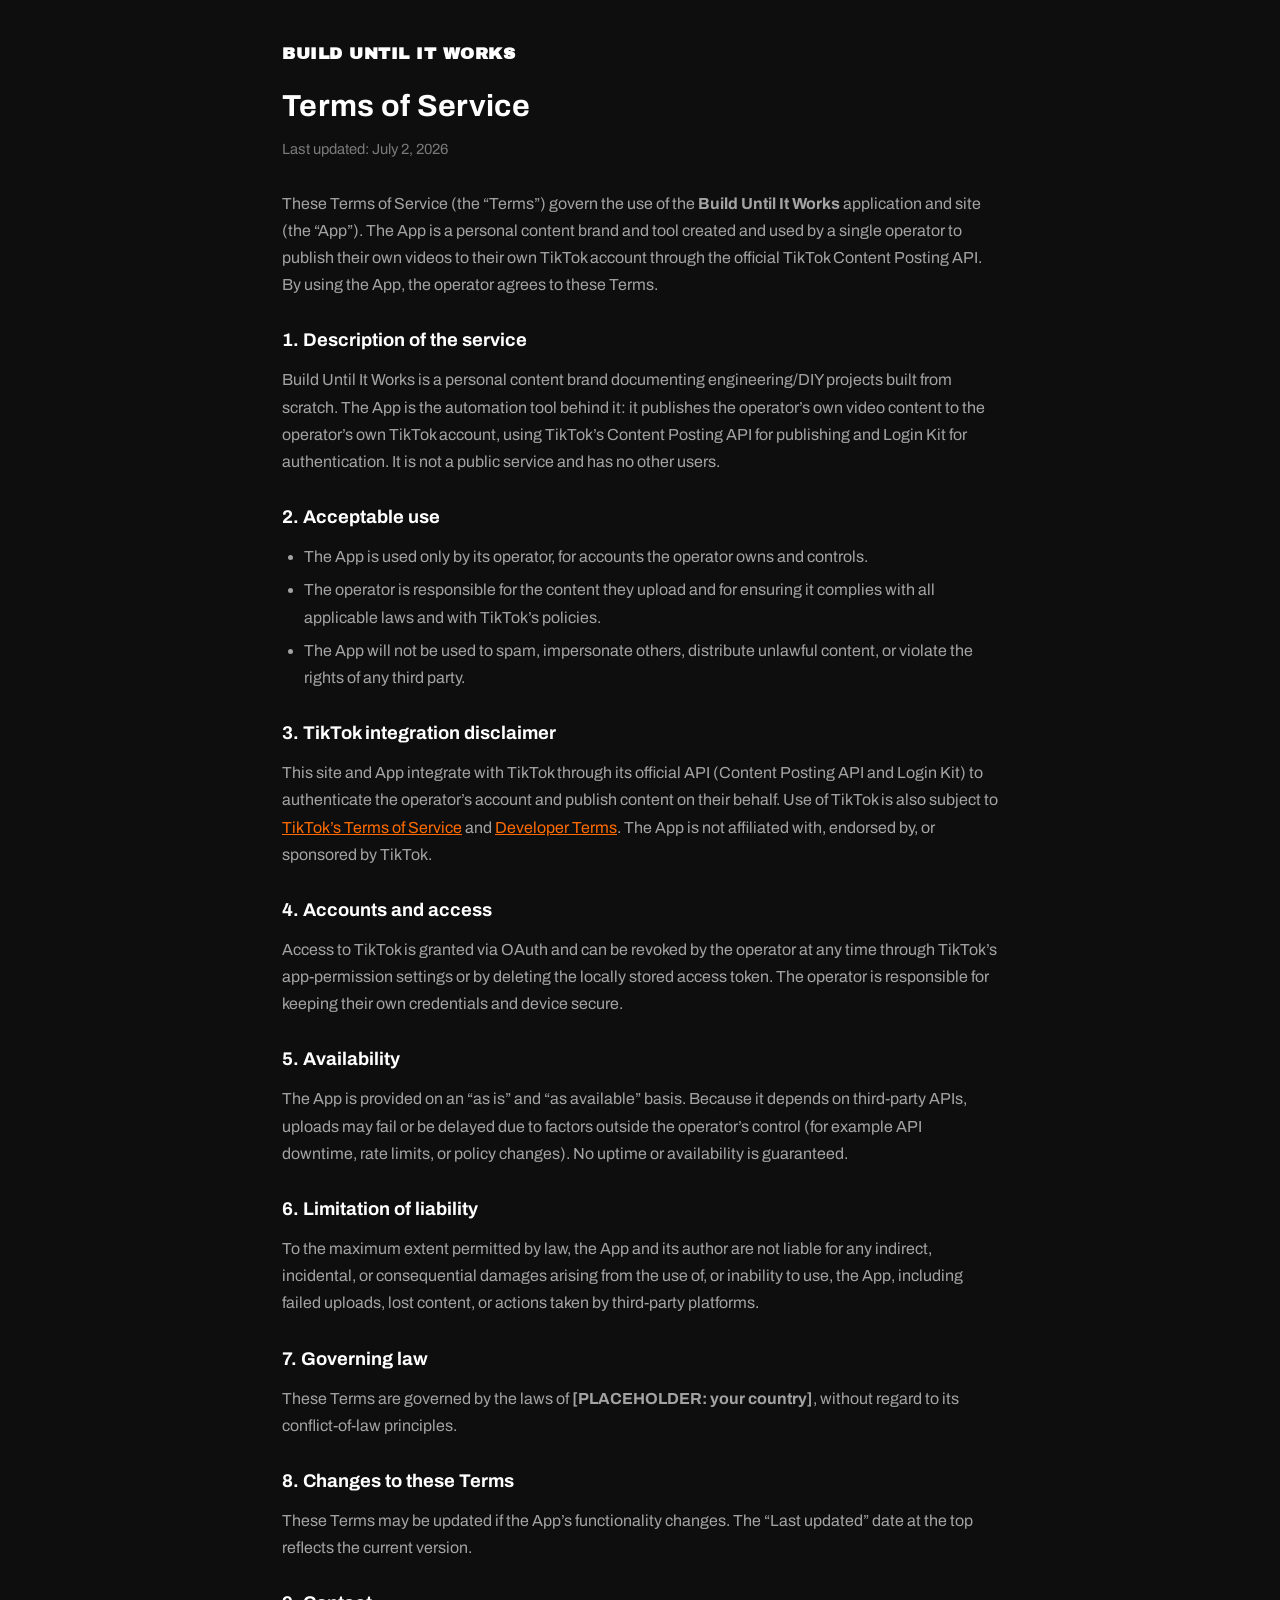
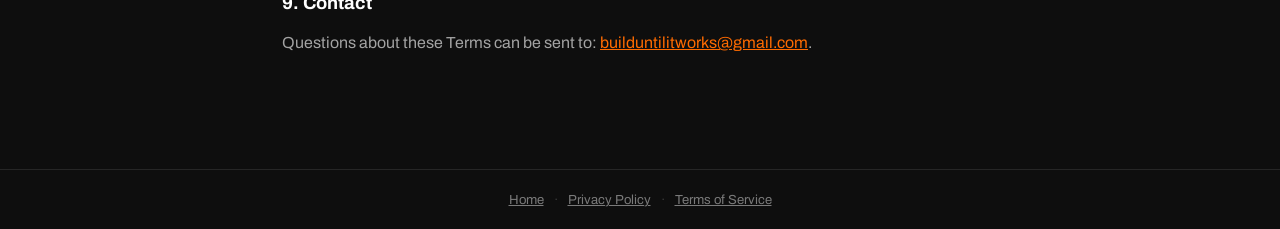
<file: terms.html>
<!DOCTYPE html>
<html lang="en">
<head>
<meta charset="utf-8">
<meta name="viewport" content="width=device-width, initial-scale=1">
<title>Terms of Service — Build Until It Works</title>
<link rel="preconnect" href="https://fonts.googleapis.com">
<link rel="preconnect" href="https://fonts.gstatic.com" crossorigin>
<link href="https://fonts.googleapis.com/css2?family=Archivo+Black&family=Archivo:wght@400;500;700&display=swap" rel="stylesheet">
<link rel="stylesheet" href="buiw-style.css">
</head>
<body class="legal">
  <div class="legal-wrap">
  <a class="brand-link" href="build-until-it-works.html">Build Until It Works</a>
  <h1>Terms of Service</h1>
  <p class="updated">Last updated: July 2, 2026</p>

  <p>
    These Terms of Service (the &ldquo;Terms&rdquo;) govern the use of the
    <strong>Build Until It Works</strong> application and site (the &ldquo;App&rdquo;). The App is
    a personal content brand and tool created and used by a single operator to publish their own
    videos to their own TikTok account through the official TikTok Content Posting API. By using
    the App, the operator agrees to these Terms.
  </p>

  <h2>1. Description of the service</h2>
  <p>
    Build Until It Works is a personal content brand documenting engineering/DIY projects built
    from scratch. The App is the automation tool behind it: it publishes the operator&rsquo;s own
    video content to the operator&rsquo;s own TikTok account, using TikTok&rsquo;s Content Posting
    API for publishing and Login Kit for authentication. It is not a public service and has no
    other users.
  </p>

  <h2>2. Acceptable use</h2>
  <ul>
    <li>The App is used only by its operator, for accounts the operator owns and controls.</li>
    <li>The operator is responsible for the content they upload and for ensuring it complies with all applicable laws and with TikTok&rsquo;s policies.</li>
    <li>The App will not be used to spam, impersonate others, distribute unlawful content, or violate the rights of any third party.</li>
  </ul>

  <h2>3. TikTok integration disclaimer</h2>
  <p>
    This site and App integrate with TikTok through its official API (Content Posting API and
    Login Kit) to authenticate the operator&rsquo;s account and publish content on their behalf.
    Use of TikTok is also subject to
    <a href="https://www.tiktok.com/legal/terms-of-service" target="_blank" rel="noopener">TikTok&rsquo;s Terms of Service</a>
    and
    <a href="https://developers.tiktok.com/doc/getting-started-terms-of-service" target="_blank" rel="noopener">Developer Terms</a>.
    The App is not affiliated with, endorsed by, or sponsored by TikTok.
  </p>

  <h2>4. Accounts and access</h2>
  <p>
    Access to TikTok is granted via OAuth and can be revoked by the operator at any time through
    TikTok&rsquo;s app-permission settings or by deleting the locally stored access token. The
    operator is responsible for keeping their own credentials and device secure.
  </p>

  <h2>5. Availability</h2>
  <p>
    The App is provided on an &ldquo;as is&rdquo; and &ldquo;as available&rdquo; basis. Because it
    depends on third-party APIs, uploads may fail or be delayed due to factors outside the
    operator&rsquo;s control (for example API downtime, rate limits, or policy changes). No
    uptime or availability is guaranteed.
  </p>

  <h2>6. Limitation of liability</h2>
  <p>
    To the maximum extent permitted by law, the App and its author are not liable for any
    indirect, incidental, or consequential damages arising from the use of, or inability to use,
    the App, including failed uploads, lost content, or actions taken by third-party platforms.
  </p>

  <h2>7. Governing law</h2>
  <p>
    <!-- PLACEHOLDER: insert the country/jurisdiction whose law governs these Terms -->
    These Terms are governed by the laws of <strong>[PLACEHOLDER: your country]</strong>, without
    regard to its conflict-of-law principles.
  </p>

  <h2>8. Changes to these Terms</h2>
  <p>
    These Terms may be updated if the App&rsquo;s functionality changes. The &ldquo;Last
    updated&rdquo; date at the top reflects the current version.
  </p>

  <h2>9. Contact</h2>
  <p>
    Questions about these Terms can be sent to:
    <a href="mailto:builduntilitworks@gmail.com">builduntilitworks@gmail.com</a>.
  </p>
  </div>
  <footer class="buiw-footer">
    <a href="build-until-it-works.html">Home</a><span class="sep">·</span><a href="privacy.html">Privacy Policy</a><span class="sep">·</span><a href="terms.html">Terms of Service</a>
  </footer>
</body>
</html>
</file>
<file: buiw-style.css>
/* Build Until It Works — shared style for landing/privacy/terms pages */
:root {
  --bg: #0e0e0e;
  --fg: #ffffff;
  --dim: #a3a3a3;
  --dim2: #7a7a7a;
  --line: #262626;
  --accent: #FF6B00;
}
* { box-sizing: border-box; }
html, body {
  margin: 0; padding: 0; background: var(--bg); color: var(--fg);
  font-family: 'Archivo', -apple-system, "Segoe UI", Roboto, Helvetica, Arial, sans-serif;
  min-height: 100%;
}
a { color: var(--accent); }
a:hover, a:focus-visible { text-decoration: none; }

/* ---------- Landing page ---------- */
body.landing {
  min-height: 100vh; display: flex; flex-direction: column; align-items: center;
  justify-content: center; text-align: center; padding: 48px 20px 32px;
}
body.landing main { max-width: 620px; width: 100%; }
h1.brand {
  font-family: 'Archivo Black', 'Archivo', sans-serif;
  font-weight: 900; font-size: clamp(2.1rem, 8vw, 3.4rem);
  letter-spacing: 0.01em; line-height: 1.05; margin: 0 0 18px;
  text-transform: uppercase;
}
.subtitle {
  font-size: clamp(1rem, 3.4vw, 1.15rem); font-weight: 500; color: var(--fg);
  margin: 0 0 22px; line-height: 1.5;
}
.desc {
  font-size: 0.98rem; color: var(--dim); line-height: 1.7;
  margin: 0 0 36px; max-width: 480px; margin-left: auto; margin-right: auto;
  text-align: left;
}
.desc p { margin: 0 0 14px; }
.desc p:last-child { margin-bottom: 0; }

.about-block {
  text-align: left; max-width: 480px; margin: 0 auto 40px; padding: 22px 22px;
  border: 1px solid var(--line); border-radius: 6px; background: #131313;
}
.about-block h2 {
  font-size: 0.78rem; letter-spacing: 0.12em; text-transform: uppercase;
  color: var(--accent); margin: 0 0 12px; font-weight: 700;
}
.about-block p { color: var(--dim); font-size: 0.92rem; line-height: 1.7; margin: 0 0 12px; }
.about-block p:last-child { margin-bottom: 0; }

.links { display: flex; flex-direction: column; gap: 12px; width: 100%; max-width: 340px; margin: 0 auto; }
.links a {
  display: block; padding: 14px 18px; border: 1.5px solid var(--fg); border-radius: 3px;
  color: var(--fg); text-decoration: none; font-weight: 700; font-size: 0.95rem;
  letter-spacing: 0.04em; text-transform: uppercase; transition: background .15s, color .15s, border-color .15s;
}
.links a:hover, .links a:focus-visible { background: var(--accent); border-color: var(--accent); color: var(--bg); }

/* ---------- Legal pages (privacy / terms) ---------- */
body.legal { padding: 0; }
.legal-wrap {
  max-width: 760px; margin: 0 auto; padding: 44px 22px 40px;
}
.legal-wrap .brand-link {
  display: inline-block; font-family: 'Archivo Black', 'Archivo', sans-serif;
  font-weight: 900; text-transform: uppercase; font-size: 1.05rem; letter-spacing: 0.03em;
  color: var(--fg); text-decoration: none; margin-bottom: 26px;
}
.legal-wrap .brand-link:hover { color: var(--accent); }
.legal-wrap h1 { font-size: 1.9rem; margin: 0 0 4px; letter-spacing: 0.01em; }
.legal-wrap .updated { color: var(--dim2); font-size: .92rem; margin-bottom: 28px; }
.legal-wrap h2 { font-size: 1.15rem; margin: 32px 0 8px; color: var(--fg); }
.legal-wrap p, .legal-wrap li { color: var(--dim); line-height: 1.7; }
.legal-wrap ul { padding-left: 22px; }
.legal-wrap li { margin: 6px 0; }
.legal-wrap code { background: #1c1c1c; color: #e8e8e8; padding: 1px 5px; border-radius: 4px; font-size: .9em; }

/* ---------- Shared footer ---------- */
footer.buiw-footer {
  margin-top: 56px; font-size: 0.82rem; color: var(--dim2);
  text-align: center; padding: 22px 20px; border-top: 1px solid var(--line);
}
footer.buiw-footer a { color: var(--dim2); text-decoration: underline; margin: 0 10px; }
footer.buiw-footer a:hover { color: var(--accent); }
footer.buiw-footer .sep { color: #3a3a3a; }

@media (max-width: 480px) {
  .legal-wrap { padding: 32px 18px 32px; }
  footer.buiw-footer a { display: inline-block; margin: 4px 8px; }
}
</file>
